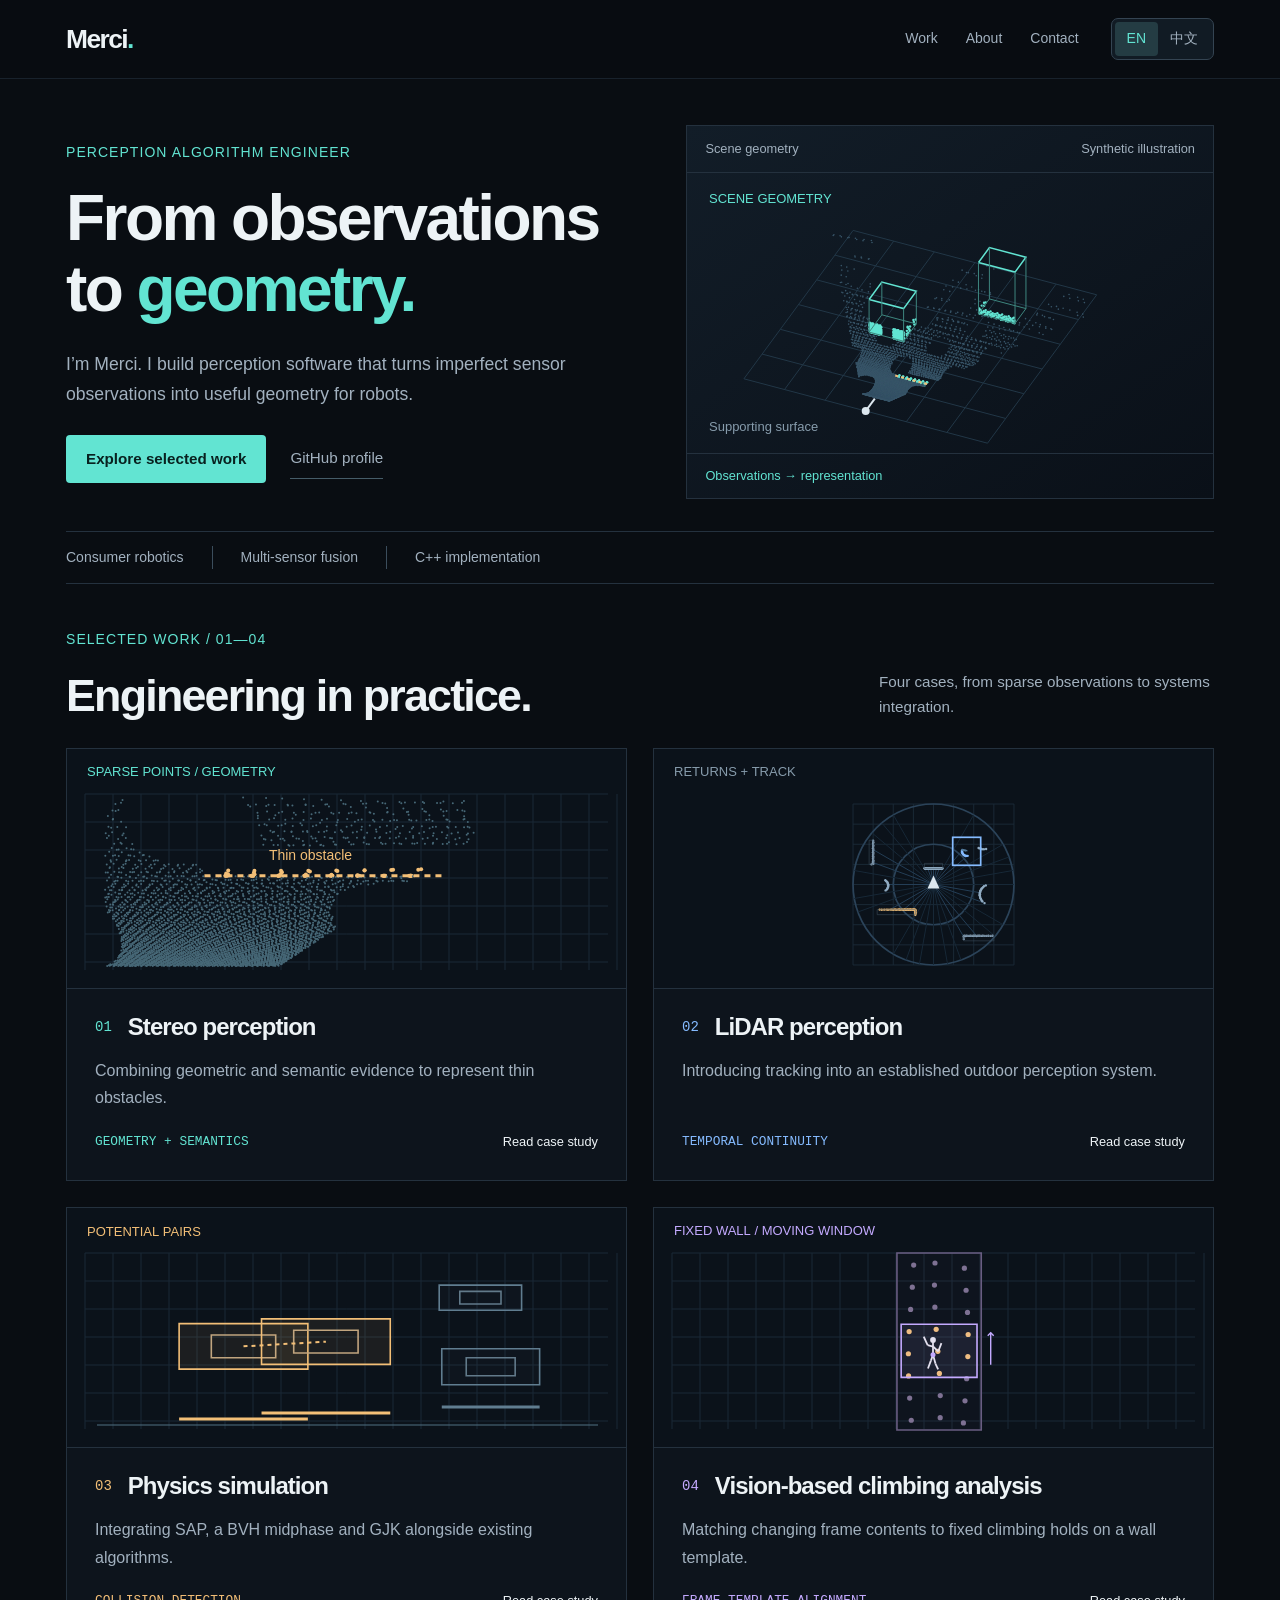
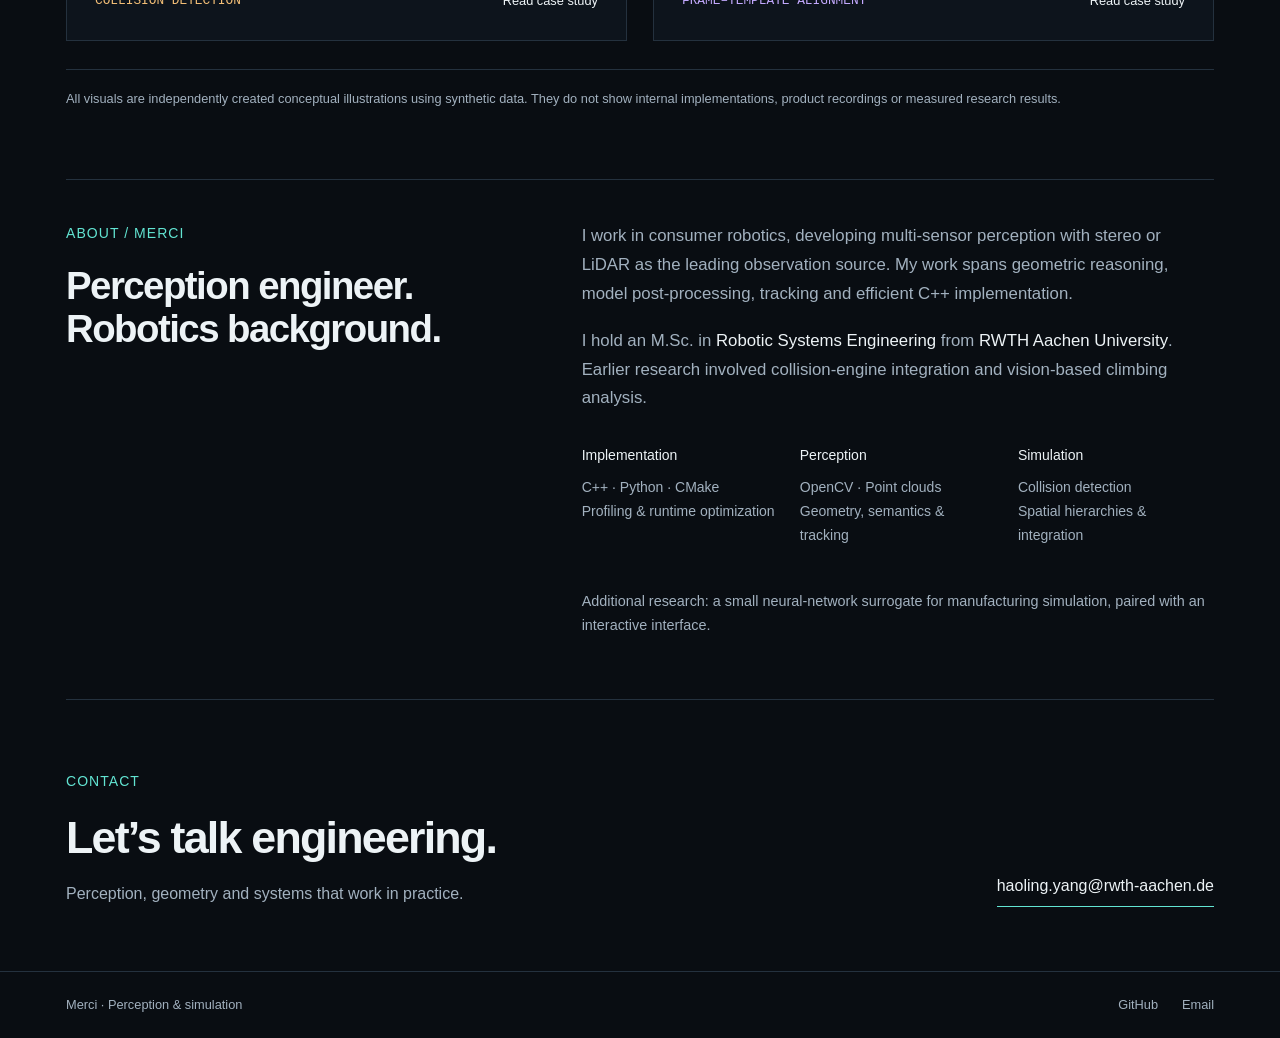
<file: website/index.html>
<!doctype html><html lang="en" data-route="index.html" data-language="en"><head><meta charset="utf-8"><meta name="viewport" content="width=device-width,initial-scale=1"><meta name="color-scheme" content="dark"><title>Merci — Perception Algorithm Engineer</title><meta name="description" content="I work in consumer robotics, developing multi-sensor perception with stereo or LiDAR as the leading observation source. My work spans geometric reasoning, model post-processing, tracking and efficient C++ implementation."><link rel="alternate" hreflang="zh-CN" href="zh/index.html"><link rel="icon" type="image/svg+xml" href="assets/favicon.svg"><link rel="stylesheet" href="assets/style.css"><script src="assets/app.js" defer></script></head><body><a class="skip" href="#main">Skip to content</a><header><div class="wrap"><a class="brand" href="index.html" aria-label="Merci">Merci<span>.</span></a><div class="header-right"><nav aria-label="Main navigation"><a href="index.html#work">Work</a><a href="index.html#about">About</a><a href="index.html#contact">Contact</a></nav><div class="language-switch" role="group" aria-label="Language"><a href="index.html" data-set-language="en" lang="en" hreflang="en" aria-label="English" aria-current="true">EN</a><a href="zh/index.html" data-set-language="zh" lang="zh-CN" hreflang="zh-CN" aria-label="简体中文">中文</a></div></div></div></header><main id="main"><section class="hero" aria-labelledby="hero-title"><div><div class="eyebrow">Perception Algorithm Engineer</div><h1 id="hero-title">From observations<br>to <span>geometry.</span></h1><p class="intro">I’m Merci. I build perception software that turns imperfect sensor observations into useful geometry for robots.</p><div class="hero-actions"><a class="primary-link" href="#work">Explore selected work</a><a class="text-link secondary-link" href="https://github.com/hyandnn">GitHub profile</a></div></div><div class="hero-visual"><div class="visual-top"><span>Scene geometry</span><span>Synthetic illustration</span></div><canvas data-scene="hero" role="img" aria-label="Scene geometry"></canvas><div class="visual-bottom"><span>Observations → representation</span></div></div></section><div class="info-strip"><span>Consumer robotics</span><span>Multi-sensor fusion</span><span>C++ implementation</span></div><section id="work" aria-labelledby="work-title"><div class="section-top"><div><div class="eyebrow">Selected work / 01—04</div><h2 id="work-title">Engineering in practice.</h2></div><p>Four cases, from sparse observations to systems integration.</p></div><div class="work-grid"><a class="project-card " href="projects/stereo.html"><div class="card-view"><canvas data-scene="stereo-cover" data-preview="true" role="img" aria-label="Combining geometric and semantic evidence to represent thin obstacles."></canvas></div><div class="card-copy"><div class="card-heading"><span class="index">01</span><h3>Stereo perception</h3></div><p>Combining geometric and semantic evidence to represent thin obstacles.</p><div class="card-foot"><span class="mono">GEOMETRY + SEMANTICS</span><span>Read case study</span></div></div></a><a class="project-card blue" href="projects/lidar.html"><div class="card-view"><canvas data-scene="lidar-cover" data-preview="true" role="img" aria-label="Introducing tracking into an established outdoor perception system."></canvas></div><div class="card-copy"><div class="card-heading"><span class="index">02</span><h3>LiDAR perception</h3></div><p>Introducing tracking into an established outdoor perception system.</p><div class="card-foot"><span class="mono">TEMPORAL CONTINUITY</span><span>Read case study</span></div></div></a><a class="project-card gold" href="projects/collision.html"><div class="card-view"><canvas data-scene="collision-cover" data-preview="true" role="img" aria-label="Integrating SAP, a BVH midphase and GJK alongside existing algorithms."></canvas></div><div class="card-copy"><div class="card-heading"><span class="index">03</span><h3>Physics simulation</h3></div><p>Integrating SAP, a BVH midphase and GJK alongside existing algorithms.</p><div class="card-foot"><span class="mono">COLLISION DETECTION</span><span>Read case study</span></div></div></a><a class="project-card purple" href="projects/motion.html"><div class="card-view"><canvas data-scene="motion-cover" data-preview="true" role="img" aria-label="Matching changing frame contents to fixed climbing holds on a wall template."></canvas></div><div class="card-copy"><div class="card-heading"><span class="index">04</span><h3>Vision-based climbing analysis</h3></div><p>Matching changing frame contents to fixed climbing holds on a wall template.</p><div class="card-foot"><span class="mono">FRAME–TEMPLATE ALIGNMENT</span><span>Read case study</span></div></div></a></div><p class="notice">All visuals are independently created conceptual illustrations using synthetic data. They do not show internal implementations, product recordings or measured research results.</p></section><section class="about" id="about" aria-labelledby="about-title"><div><div class="eyebrow">About / Merci</div><h2 id="about-title">Perception engineer.<br>Robotics background.</h2></div><div class="about-text"><p>I work in consumer robotics, developing multi-sensor perception with stereo or LiDAR as the leading observation source. My work spans geometric reasoning, model post-processing, tracking and efficient C++ implementation.</p><p>I hold an M.Sc. in <b>Robotic Systems Engineering</b> from <b>RWTH Aachen University</b>. Earlier research involved collision-engine integration and vision-based climbing analysis.</p><div class="toolkit"><div><b>Implementation</b><p>C++ · Python · CMake<br>Profiling & runtime optimization</p></div><div><b>Perception</b><p>OpenCV · Point clouds<br>Geometry, semantics & tracking</p></div><div><b>Simulation</b><p>Collision detection<br>Spatial hierarchies & integration</p></div></div><p class="additional">Additional research: a small neural-network surrogate for manufacturing simulation, paired with an interactive interface.</p></div></section><section class="contact" id="contact" aria-labelledby="contact-title"><div><div class="eyebrow">Contact</div><h2 id="contact-title">Let’s talk engineering.</h2><p>Perception, geometry and systems that work in practice.</p></div><a class="text-link" href="mailto:haoling.yang@rwth-aachen.de">haoling.yang@rwth-aachen.de</a></section></main><footer><div class="wrap"><span>Merci · Perception & simulation</span><div class="footer-links"><a href="https://github.com/hyandnn">GitHub</a><a href="mailto:haoling.yang@rwth-aachen.de">Email</a></div></div></footer></body></html>
</file>
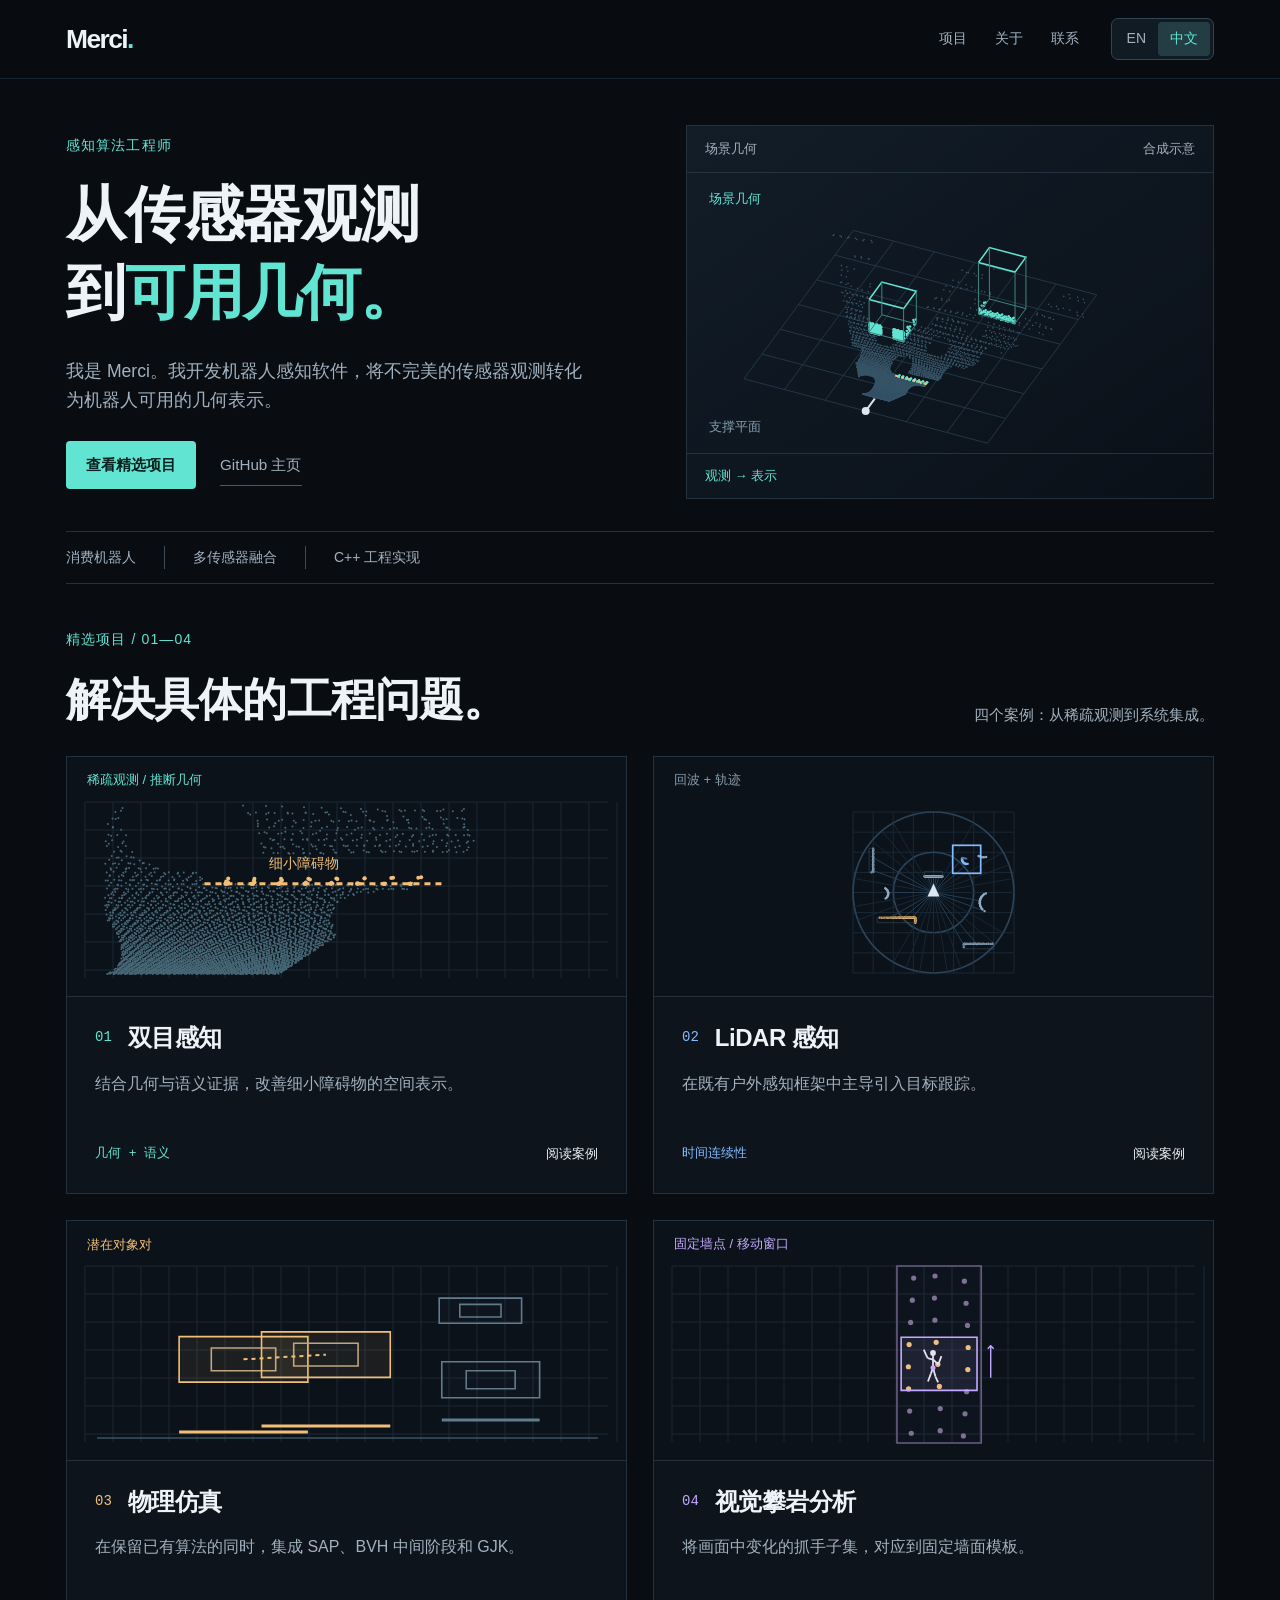
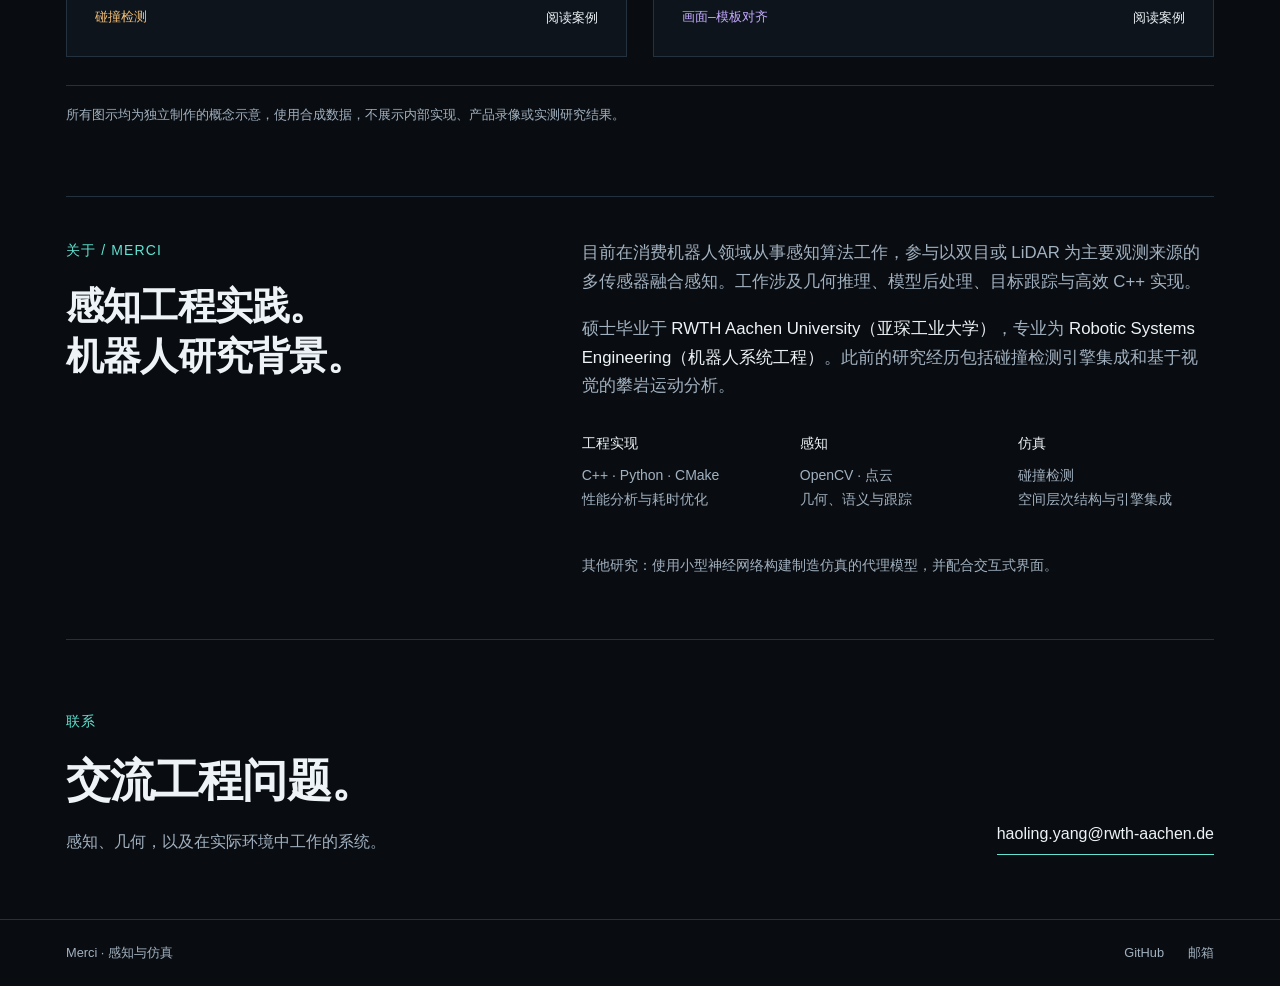
<file: website/zh/index.html>
<!doctype html><html lang="zh-CN" data-route="zh/index.html" data-language="zh"><head><meta charset="utf-8"><meta name="viewport" content="width=device-width,initial-scale=1"><meta name="color-scheme" content="dark"><title>Merci — 感知算法工程师</title><meta name="description" content="目前在消费机器人领域从事感知算法工作，参与以双目或 LiDAR 为主要观测来源的多传感器融合感知。工作涉及几何推理、模型后处理、目标跟踪与高效 C++ 实现。"><link rel="alternate" hreflang="en" href="../index.html"><link rel="icon" type="image/svg+xml" href="../assets/favicon.svg"><link rel="stylesheet" href="../assets/style.css"><script src="../assets/app.js" defer></script></head><body><a class="skip" href="#main">跳到正文</a><header><div class="wrap"><a class="brand" href="index.html" aria-label="Merci">Merci<span>.</span></a><div class="header-right"><nav aria-label="主导航"><a href="index.html#work">项目</a><a href="index.html#about">关于</a><a href="index.html#contact">联系</a></nav><div class="language-switch" role="group" aria-label="语言"><a href="../index.html" data-set-language="en" lang="en" hreflang="en" aria-label="English">EN</a><a href="index.html" data-set-language="zh" lang="zh-CN" hreflang="zh-CN" aria-label="简体中文" aria-current="true">中文</a></div></div></div></header><main id="main"><section class="hero" aria-labelledby="hero-title"><div><div class="eyebrow">感知算法工程师</div><h1 id="hero-title">从传感器观测<br>到<span>可用几何。</span></h1><p class="intro">我是 Merci。我开发机器人感知软件，将不完美的传感器观测转化为机器人可用的几何表示。</p><div class="hero-actions"><a class="primary-link" href="#work">查看精选项目</a><a class="text-link secondary-link" href="https://github.com/hyandnn">GitHub 主页</a></div></div><div class="hero-visual"><div class="visual-top"><span>场景几何</span><span>合成示意</span></div><canvas data-scene="hero" role="img" aria-label="场景几何"></canvas><div class="visual-bottom"><span>观测 → 表示</span></div></div></section><div class="info-strip"><span>消费机器人</span><span>多传感器融合</span><span>C++ 工程实现</span></div><section id="work" aria-labelledby="work-title"><div class="section-top"><div><div class="eyebrow">精选项目 / 01—04</div><h2 id="work-title">解决具体的工程问题。</h2></div><p>四个案例：从稀疏观测到系统集成。</p></div><div class="work-grid"><a class="project-card " href="projects/stereo.html"><div class="card-view"><canvas data-scene="stereo-cover" data-preview="true" role="img" aria-label="结合几何与语义证据，改善细小障碍物的空间表示。"></canvas></div><div class="card-copy"><div class="card-heading"><span class="index">01</span><h3>双目感知</h3></div><p>结合几何与语义证据，改善细小障碍物的空间表示。</p><div class="card-foot"><span class="mono">几何 + 语义</span><span>阅读案例</span></div></div></a><a class="project-card blue" href="projects/lidar.html"><div class="card-view"><canvas data-scene="lidar-cover" data-preview="true" role="img" aria-label="在既有户外感知框架中主导引入目标跟踪。"></canvas></div><div class="card-copy"><div class="card-heading"><span class="index">02</span><h3>LiDAR 感知</h3></div><p>在既有户外感知框架中主导引入目标跟踪。</p><div class="card-foot"><span class="mono">时间连续性</span><span>阅读案例</span></div></div></a><a class="project-card gold" href="projects/collision.html"><div class="card-view"><canvas data-scene="collision-cover" data-preview="true" role="img" aria-label="在保留已有算法的同时，集成 SAP、BVH 中间阶段和 GJK。"></canvas></div><div class="card-copy"><div class="card-heading"><span class="index">03</span><h3>物理仿真</h3></div><p>在保留已有算法的同时，集成 SAP、BVH 中间阶段和 GJK。</p><div class="card-foot"><span class="mono">碰撞检测</span><span>阅读案例</span></div></div></a><a class="project-card purple" href="projects/motion.html"><div class="card-view"><canvas data-scene="motion-cover" data-preview="true" role="img" aria-label="将画面中变化的抓手子集，对应到固定墙面模板。"></canvas></div><div class="card-copy"><div class="card-heading"><span class="index">04</span><h3>视觉攀岩分析</h3></div><p>将画面中变化的抓手子集，对应到固定墙面模板。</p><div class="card-foot"><span class="mono">画面—模板对齐</span><span>阅读案例</span></div></div></a></div><p class="notice">所有图示均为独立制作的概念示意，使用合成数据，不展示内部实现、产品录像或实测研究结果。</p></section><section class="about" id="about" aria-labelledby="about-title"><div><div class="eyebrow">关于 / Merci</div><h2 id="about-title">感知工程实践。<br>机器人研究背景。</h2></div><div class="about-text"><p>目前在消费机器人领域从事感知算法工作，参与以双目或 LiDAR 为主要观测来源的多传感器融合感知。工作涉及几何推理、模型后处理、目标跟踪与高效 C++ 实现。</p><p>硕士毕业于 <b>RWTH Aachen University（亚琛工业大学）</b>，专业为 <b>Robotic Systems Engineering（机器人系统工程）</b>。此前的研究经历包括碰撞检测引擎集成和基于视觉的攀岩运动分析。</p><div class="toolkit"><div><b>工程实现</b><p>C++ · Python · CMake<br>性能分析与耗时优化</p></div><div><b>感知</b><p>OpenCV · 点云<br>几何、语义与跟踪</p></div><div><b>仿真</b><p>碰撞检测<br>空间层次结构与引擎集成</p></div></div><p class="additional">其他研究：使用小型神经网络构建制造仿真的代理模型，并配合交互式界面。</p></div></section><section class="contact" id="contact" aria-labelledby="contact-title"><div><div class="eyebrow">联系</div><h2 id="contact-title">交流工程问题。</h2><p>感知、几何，以及在实际环境中工作的系统。</p></div><a class="text-link" href="mailto:haoling.yang@rwth-aachen.de">haoling.yang@rwth-aachen.de</a></section></main><footer><div class="wrap"><span>Merci · 感知与仿真</span><div class="footer-links"><a href="https://github.com/hyandnn">GitHub</a><a href="mailto:haoling.yang@rwth-aachen.de">邮箱</a></div></div></footer></body></html>
</file>
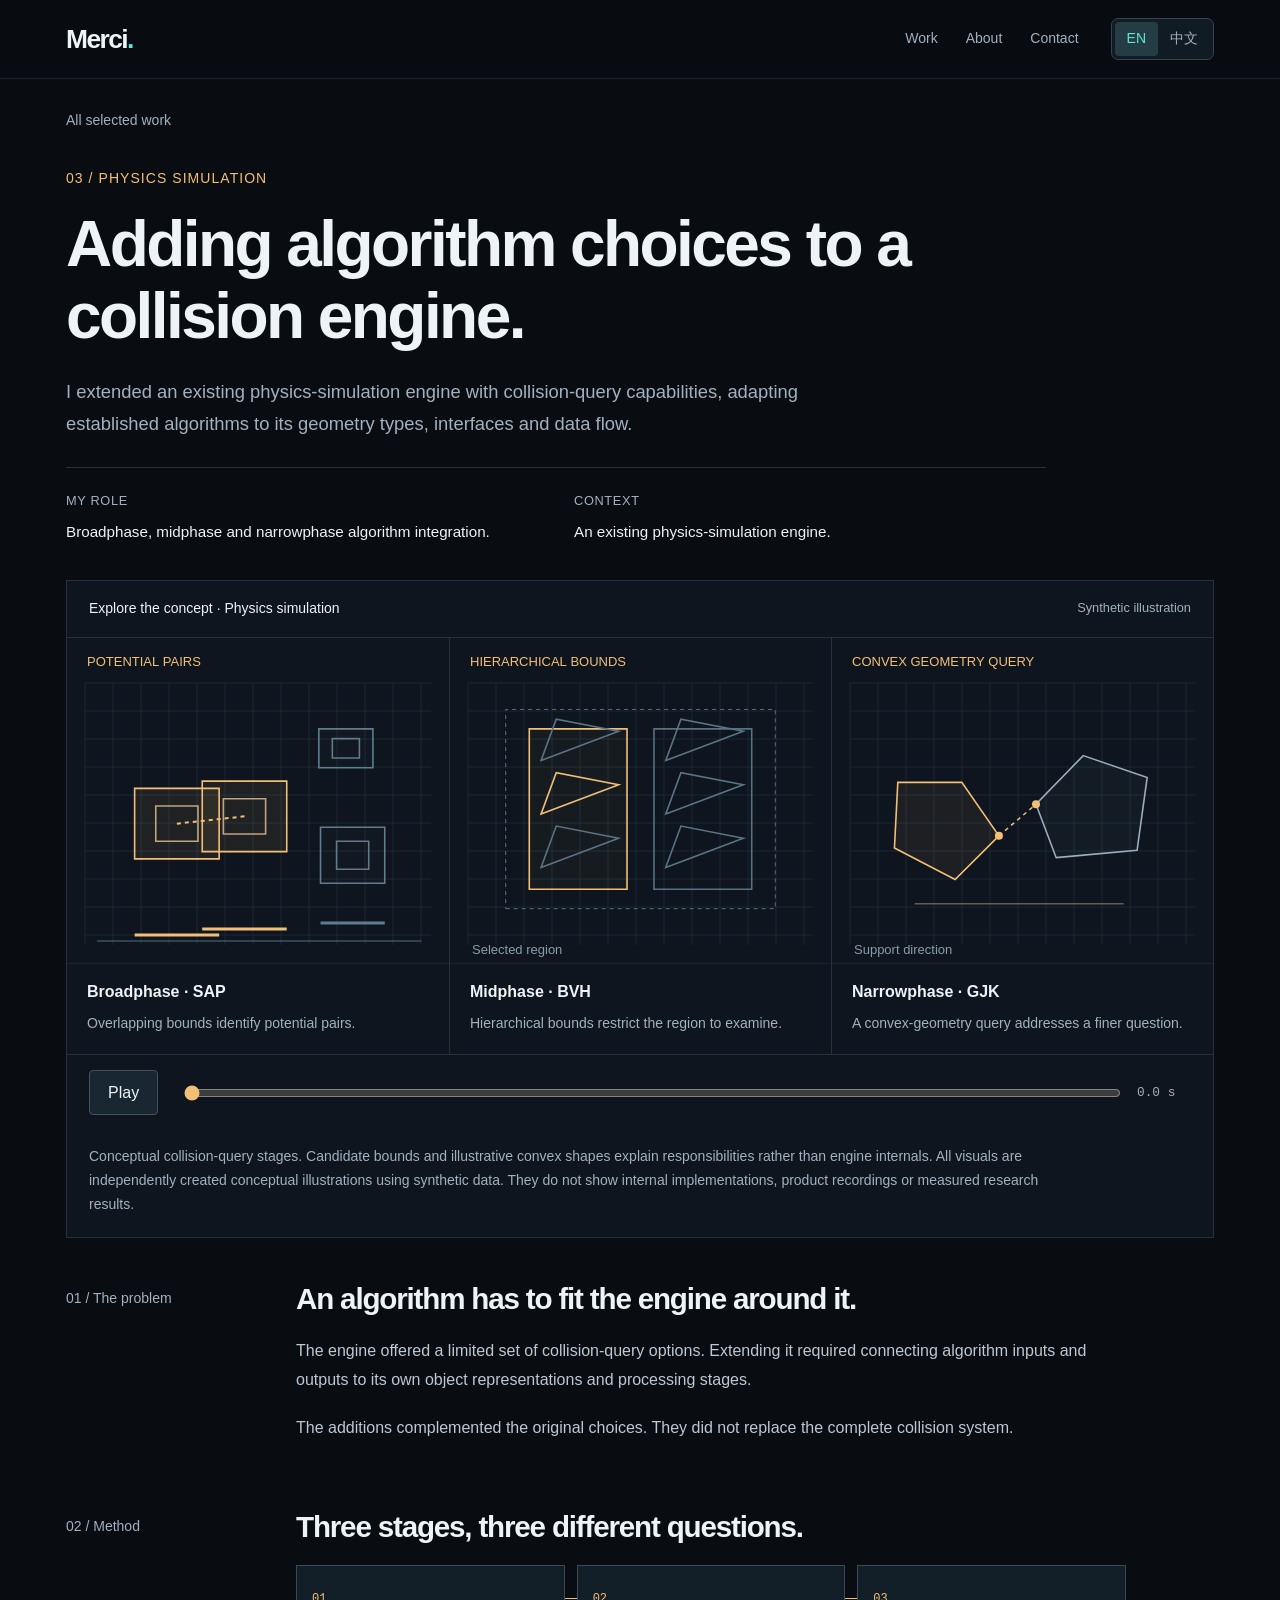
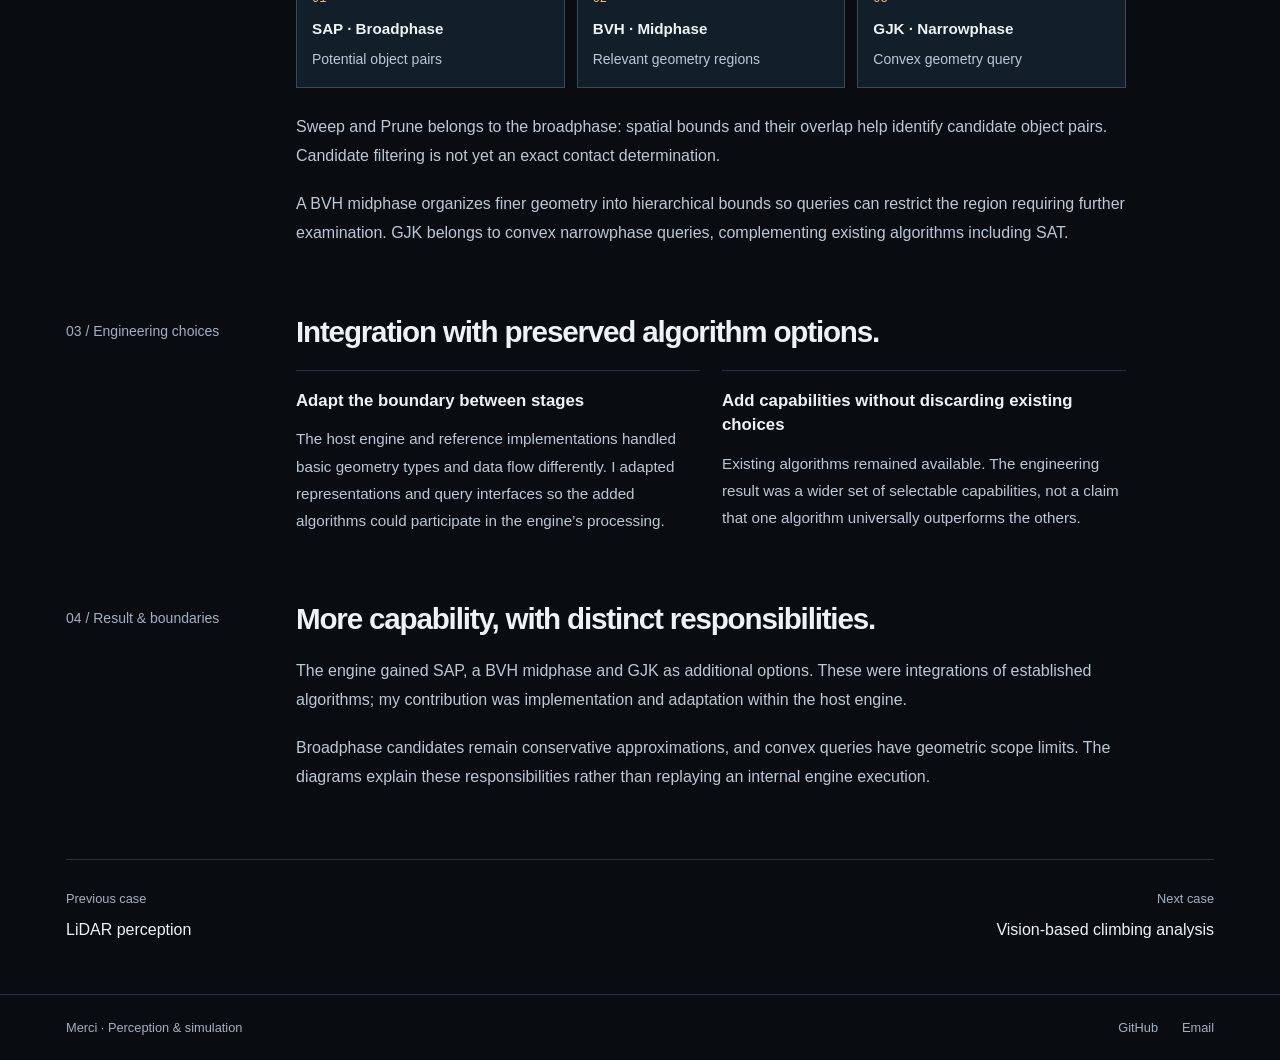
<file: website/projects/collision.html>
<!doctype html><html lang="en" data-route="projects/collision.html" data-language="en"><head><meta charset="utf-8"><meta name="viewport" content="width=device-width,initial-scale=1"><meta name="color-scheme" content="dark"><title>Physics simulation — Merci</title><meta name="description" content="Integrating SAP, a BVH midphase and GJK alongside existing algorithms."><link rel="alternate" hreflang="zh-CN" href="../zh/projects/collision.html"><link rel="icon" type="image/svg+xml" href="../assets/favicon.svg"><link rel="stylesheet" href="../assets/style.css"><script src="../assets/app.js" defer></script></head><body><a class="skip" href="#main">Skip to content</a><header><div class="wrap"><a class="brand" href="../index.html" aria-label="Merci">Merci<span>.</span></a><div class="header-right"><nav aria-label="Main navigation"><a href="../index.html#work">Work</a><a href="../index.html#about">About</a><a href="../index.html#contact">Contact</a></nav><div class="language-switch" role="group" aria-label="Language"><a href="collision.html" data-set-language="en" lang="en" hreflang="en" aria-label="English" aria-current="true">EN</a><a href="../zh/projects/collision.html" data-set-language="zh" lang="zh-CN" hreflang="zh-CN" aria-label="简体中文">中文</a></div></div></div></header><main id="main" class="gold"><a class="back" href="../index.html#work">All selected work</a><section class="case-head"><div class="eyebrow">03 / Physics simulation</div><h1>Adding algorithm choices to a collision engine.</h1><p class="lead">I extended an existing physics-simulation engine with collision-query capabilities, adapting established algorithms to its geometry types, interfaces and data flow.</p><div class="case-meta"><div><span class="label">MY ROLE</span><p>Broadphase, midphase and narrowphase algorithm integration.</p></div><div><span class="label">CONTEXT</span><p>An existing physics-simulation engine.</p></div></div></section><div class="demo" data-demo="collision"><div class="demo-head"><span>Explore the concept · Physics simulation</span><span>Synthetic illustration</span></div><div class="phase-grid"><figure class="phase"><canvas data-scene="collision" data-panel="0" role="img" aria-label="Overlapping bounds identify potential pairs."></canvas><figcaption><h3>Broadphase · SAP</h3><p>Overlapping bounds identify potential pairs.</p></figcaption></figure><figure class="phase"><canvas data-scene="collision" data-panel="1" role="img" aria-label="Hierarchical bounds restrict the region to examine."></canvas><figcaption><h3>Midphase · BVH</h3><p>Hierarchical bounds restrict the region to examine.</p></figcaption></figure><figure class="phase"><canvas data-scene="collision" data-panel="2" role="img" aria-label="A convex-geometry query addresses a finer question."></canvas><figcaption><h3>Narrowphase · GJK</h3><p>A convex-geometry query addresses a finer question.</p></figcaption></figure></div><div class="demo-controls"><button type="button" data-play>Play</button><label class="timeline"><input type="range" min="0" max="1000" value="0" data-time aria-label="Demonstration time"><output data-time-label>0.0 s</output></label></div><p class="demo-caption">Conceptual collision-query stages. Candidate bounds and illustrative convex shapes explain responsibilities rather than engine internals. All visuals are independently created conceptual illustrations using synthetic data. They do not show internal implementations, product recordings or measured research results.</p></div><section class="story"><div class="story-index">01 / The problem</div><div class="story-body"><h2>An algorithm has to fit the engine around it.</h2><p>The engine offered a limited set of collision-query options. Extending it required connecting algorithm inputs and outputs to its own object representations and processing stages.</p><p>The additions complemented the original choices. They did not replace the complete collision system.</p></div></section><section class="story"><div class="story-index">02 / Method</div><div class="story-body"><h2>Three stages, three different questions.</h2><ol class="method-flow" aria-label="Conceptual method"><li><span class="flow-index">01</span><h3>SAP · Broadphase</h3><p>Potential object pairs</p></li><li><span class="flow-index">02</span><h3>BVH · Midphase</h3><p>Relevant geometry regions</p></li><li><span class="flow-index">03</span><h3>GJK · Narrowphase</h3><p>Convex geometry query</p></li></ol><p>Sweep and Prune belongs to the broadphase: spatial bounds and their overlap help identify candidate object pairs. Candidate filtering is not yet an exact contact determination.</p><p>A BVH midphase organizes finer geometry into hierarchical bounds so queries can restrict the region requiring further examination. GJK belongs to convex narrowphase queries, complementing existing algorithms including SAT.</p></div></section><section class="story"><div class="story-index">03 / Engineering choices</div><div class="story-body"><h2>Integration with preserved algorithm options.</h2><div class="decision-grid"><div class="decision"><h3>Adapt the boundary between stages</h3><p>The host engine and reference implementations handled basic geometry types and data flow differently. I adapted representations and query interfaces so the added algorithms could participate in the engine’s processing.</p></div><div class="decision"><h3>Add capabilities without discarding existing choices</h3><p>Existing algorithms remained available. The engineering result was a wider set of selectable capabilities, not a claim that one algorithm universally outperforms the others.</p></div></div></div></section><section class="story"><div class="story-index">04 / Result & boundaries</div><div class="story-body"><h2>More capability, with distinct responsibilities.</h2><p>The engine gained SAP, a BVH midphase and GJK as additional options. These were integrations of established algorithms; my contribution was implementation and adaptation within the host engine.</p><p>Broadphase candidates remain conservative approximations, and convex queries have geometric scope limits. The diagrams explain these responsibilities rather than replaying an internal engine execution.</p></div></section><div class="case-nav"><div><small>Previous case</small><a href="lidar.html">LiDAR perception</a></div><div><small>Next case</small><a href="motion.html">Vision-based climbing analysis</a></div></div></main><footer><div class="wrap"><span>Merci · Perception & simulation</span><div class="footer-links"><a href="https://github.com/hyandnn">GitHub</a><a href="mailto:haoling.yang@rwth-aachen.de">Email</a></div></div></footer></body></html>
</file>
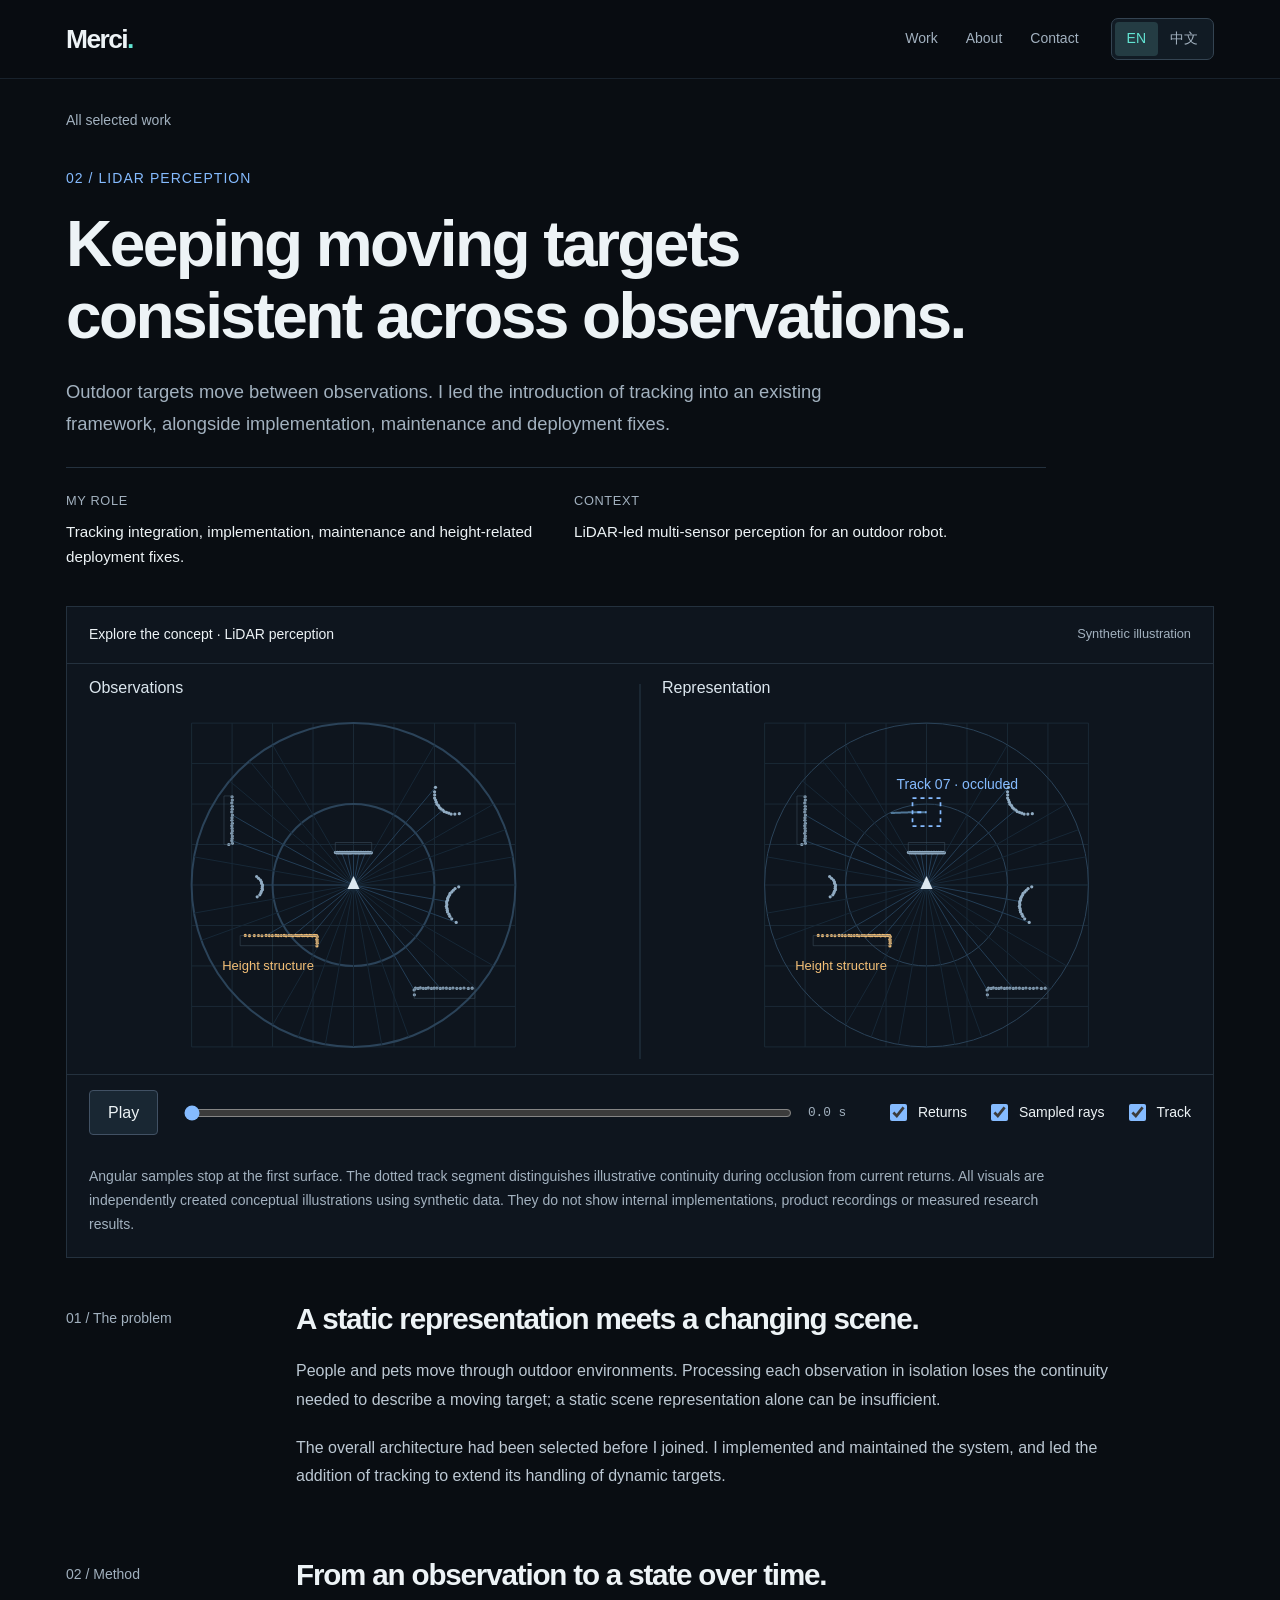
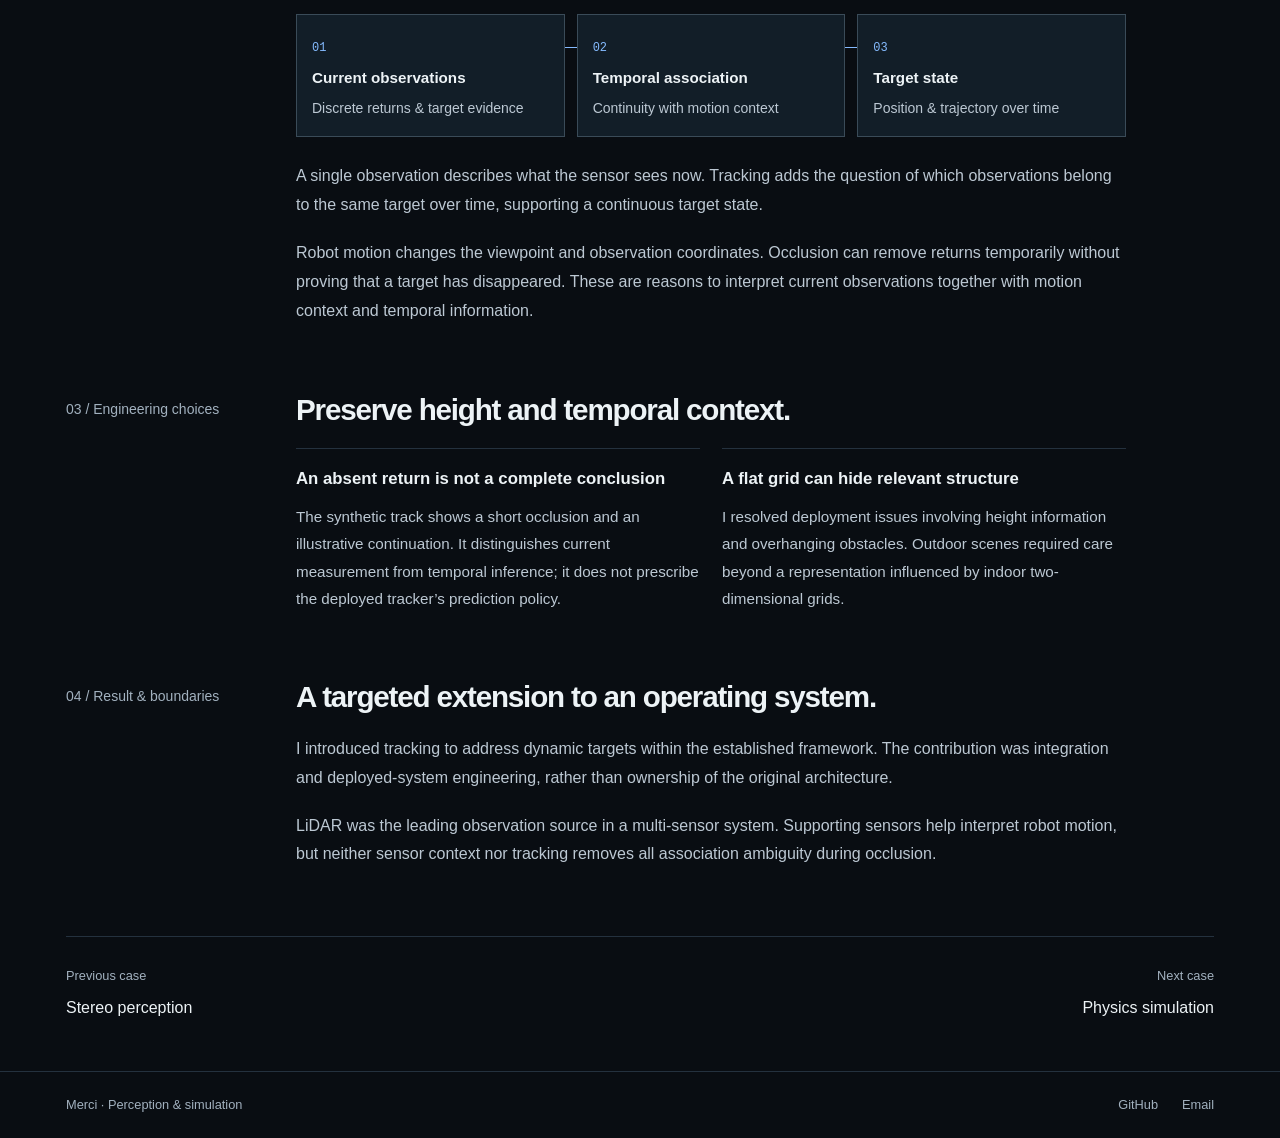
<file: website/projects/lidar.html>
<!doctype html><html lang="en" data-route="projects/lidar.html" data-language="en"><head><meta charset="utf-8"><meta name="viewport" content="width=device-width,initial-scale=1"><meta name="color-scheme" content="dark"><title>LiDAR perception — Merci</title><meta name="description" content="Introducing tracking into an established outdoor perception system."><link rel="alternate" hreflang="zh-CN" href="../zh/projects/lidar.html"><link rel="icon" type="image/svg+xml" href="../assets/favicon.svg"><link rel="stylesheet" href="../assets/style.css"><script src="../assets/app.js" defer></script></head><body><a class="skip" href="#main">Skip to content</a><header><div class="wrap"><a class="brand" href="../index.html" aria-label="Merci">Merci<span>.</span></a><div class="header-right"><nav aria-label="Main navigation"><a href="../index.html#work">Work</a><a href="../index.html#about">About</a><a href="../index.html#contact">Contact</a></nav><div class="language-switch" role="group" aria-label="Language"><a href="lidar.html" data-set-language="en" lang="en" hreflang="en" aria-label="English" aria-current="true">EN</a><a href="../zh/projects/lidar.html" data-set-language="zh" lang="zh-CN" hreflang="zh-CN" aria-label="简体中文">中文</a></div></div></div></header><main id="main" class="blue"><a class="back" href="../index.html#work">All selected work</a><section class="case-head"><div class="eyebrow">02 / LiDAR perception</div><h1>Keeping moving targets consistent across observations.</h1><p class="lead">Outdoor targets move between observations. I led the introduction of tracking into an existing framework, alongside implementation, maintenance and deployment fixes.</p><div class="case-meta"><div><span class="label">MY ROLE</span><p>Tracking integration, implementation, maintenance and height-related deployment fixes.</p></div><div><span class="label">CONTEXT</span><p>LiDAR-led multi-sensor perception for an outdoor robot.</p></div></div></section><div class="demo" data-demo="lidar"><div class="demo-head"><span>Explore the concept · LiDAR perception</span><span>Synthetic illustration</span></div><canvas data-scene="lidar" role="img" aria-label="Angular samples stop at the first surface. The dotted track segment distinguishes illustrative continuity during occlusion from current returns."></canvas><div class="demo-controls"><button type="button" data-play>Play</button><label class="timeline"><input type="range" min="0" max="1000" value="0" data-time aria-label="Demonstration time"><output data-time-label>0.0 s</output></label><div class="layers" aria-label="Visualization layers"><label><input type="checkbox" data-layer="points" checked>Returns</label><label><input type="checkbox" data-layer="rays" checked>Sampled rays</label><label><input type="checkbox" data-layer="tracks" checked>Track</label></div></div><p class="demo-caption">Angular samples stop at the first surface. The dotted track segment distinguishes illustrative continuity during occlusion from current returns. All visuals are independently created conceptual illustrations using synthetic data. They do not show internal implementations, product recordings or measured research results.</p></div><section class="story"><div class="story-index">01 / The problem</div><div class="story-body"><h2>A static representation meets a changing scene.</h2><p>People and pets move through outdoor environments. Processing each observation in isolation loses the continuity needed to describe a moving target; a static scene representation alone can be insufficient.</p><p>The overall architecture had been selected before I joined. I implemented and maintained the system, and led the addition of tracking to extend its handling of dynamic targets.</p></div></section><section class="story"><div class="story-index">02 / Method</div><div class="story-body"><h2>From an observation to a state over time.</h2><ol class="method-flow" aria-label="Conceptual method"><li><span class="flow-index">01</span><h3>Current observations</h3><p>Discrete returns & target evidence</p></li><li><span class="flow-index">02</span><h3>Temporal association</h3><p>Continuity with motion context</p></li><li><span class="flow-index">03</span><h3>Target state</h3><p>Position & trajectory over time</p></li></ol><p>A single observation describes what the sensor sees now. Tracking adds the question of which observations belong to the same target over time, supporting a continuous target state.</p><p>Robot motion changes the viewpoint and observation coordinates. Occlusion can remove returns temporarily without proving that a target has disappeared. These are reasons to interpret current observations together with motion context and temporal information.</p></div></section><section class="story"><div class="story-index">03 / Engineering choices</div><div class="story-body"><h2>Preserve height and temporal context.</h2><div class="decision-grid"><div class="decision"><h3>An absent return is not a complete conclusion</h3><p>The synthetic track shows a short occlusion and an illustrative continuation. It distinguishes current measurement from temporal inference; it does not prescribe the deployed tracker’s prediction policy.</p></div><div class="decision"><h3>A flat grid can hide relevant structure</h3><p>I resolved deployment issues involving height information and overhanging obstacles. Outdoor scenes required care beyond a representation influenced by indoor two-dimensional grids.</p></div></div></div></section><section class="story"><div class="story-index">04 / Result & boundaries</div><div class="story-body"><h2>A targeted extension to an operating system.</h2><p>I introduced tracking to address dynamic targets within the established framework. The contribution was integration and deployed-system engineering, rather than ownership of the original architecture.</p><p>LiDAR was the leading observation source in a multi-sensor system. Supporting sensors help interpret robot motion, but neither sensor context nor tracking removes all association ambiguity during occlusion.</p></div></section><div class="case-nav"><div><small>Previous case</small><a href="stereo.html">Stereo perception</a></div><div><small>Next case</small><a href="collision.html">Physics simulation</a></div></div></main><footer><div class="wrap"><span>Merci · Perception & simulation</span><div class="footer-links"><a href="https://github.com/hyandnn">GitHub</a><a href="mailto:haoling.yang@rwth-aachen.de">Email</a></div></div></footer></body></html>
</file>
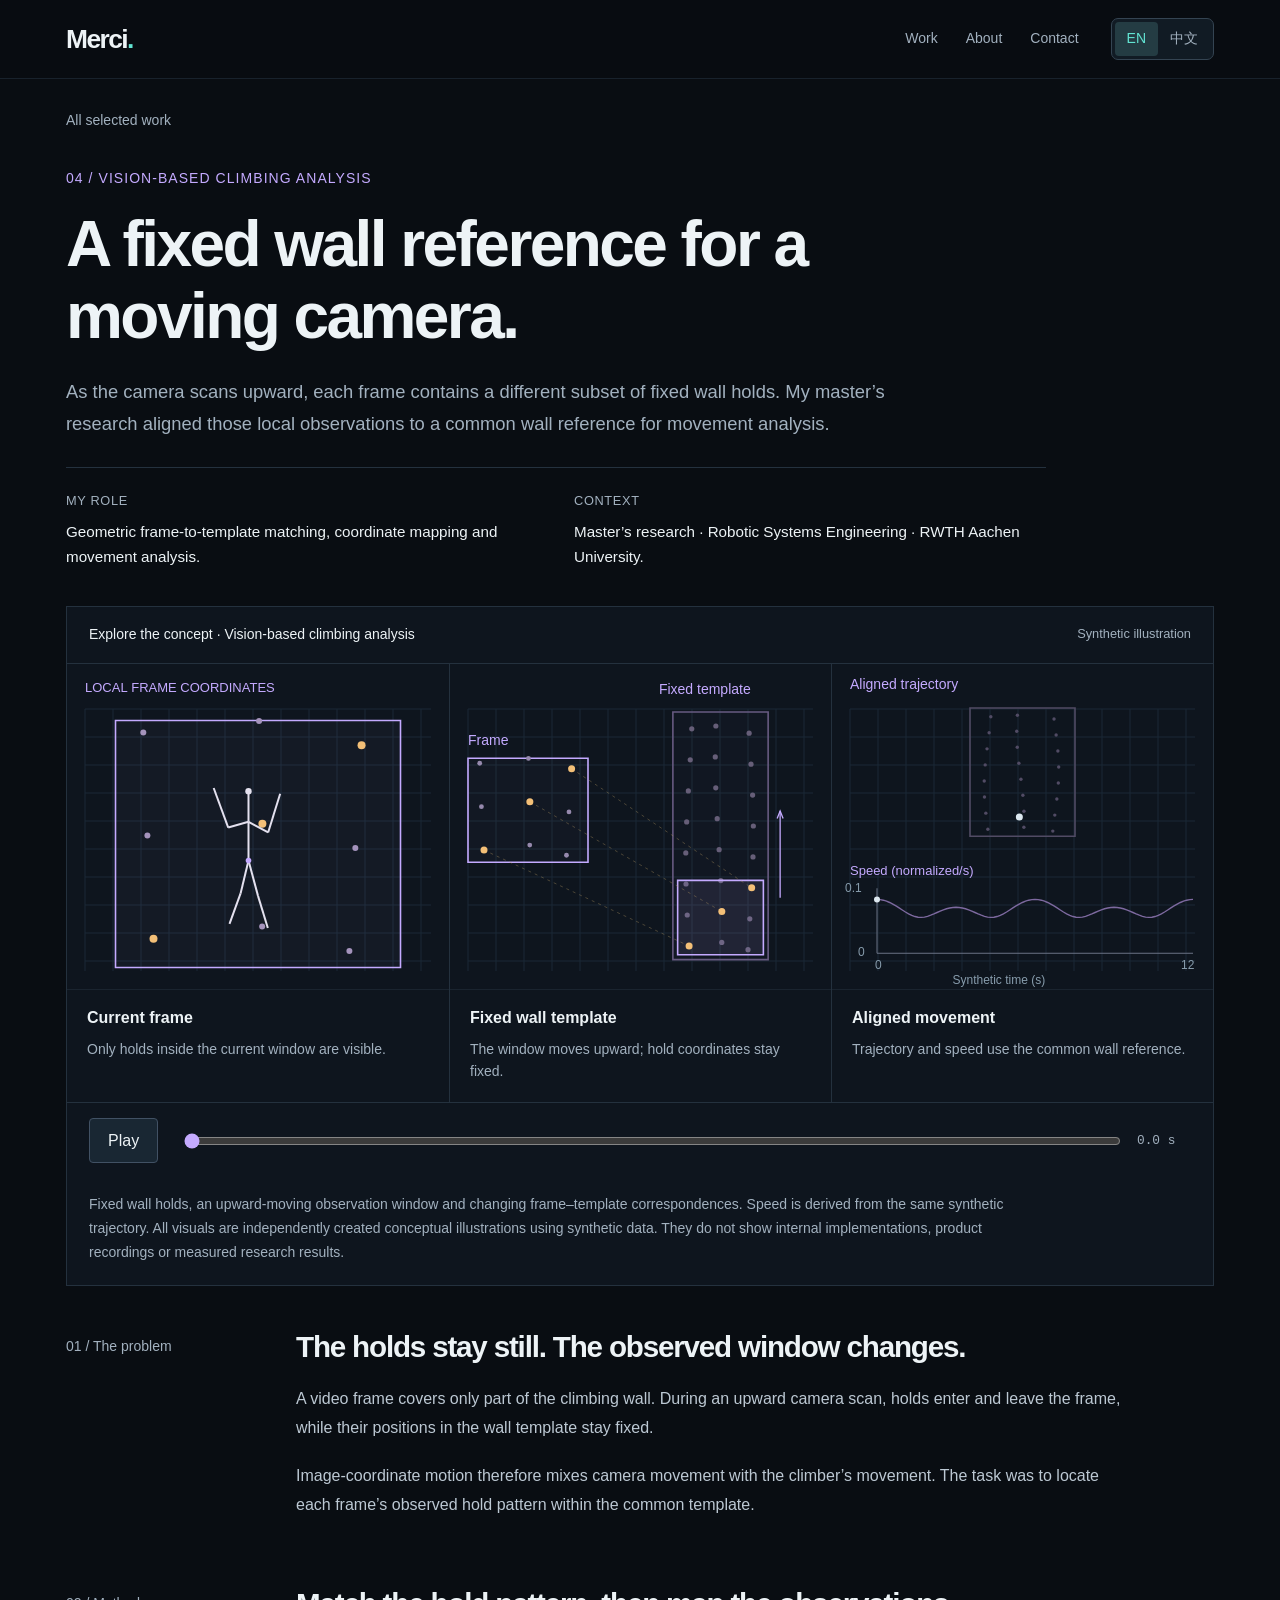
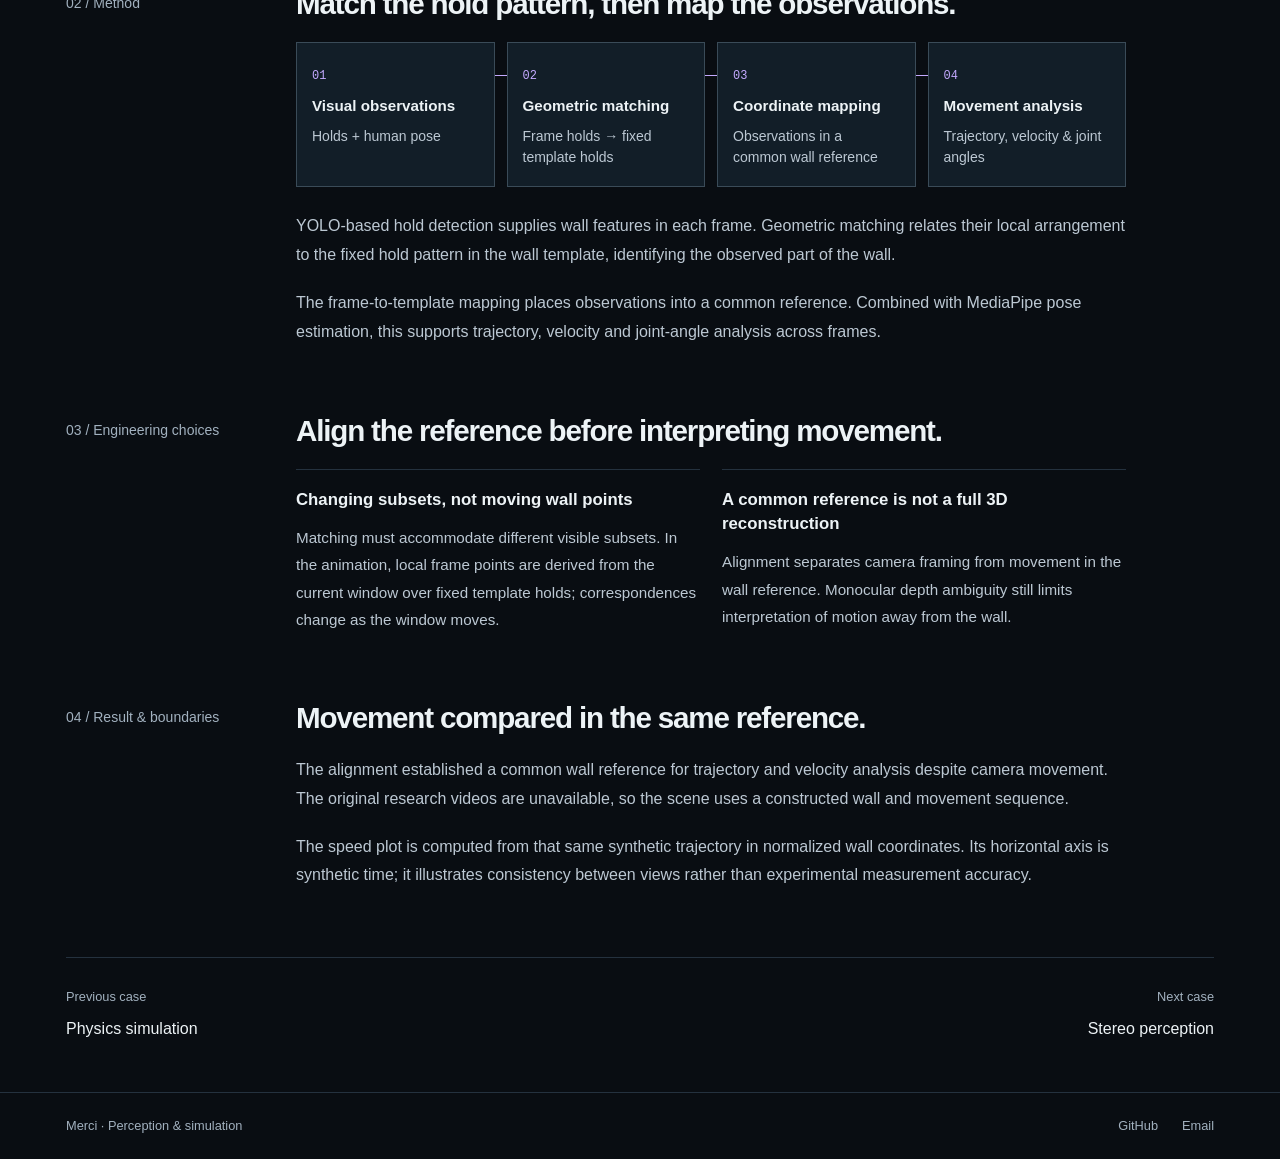
<file: website/projects/motion.html>
<!doctype html><html lang="en" data-route="projects/motion.html" data-language="en"><head><meta charset="utf-8"><meta name="viewport" content="width=device-width,initial-scale=1"><meta name="color-scheme" content="dark"><title>Vision-based climbing analysis — Merci</title><meta name="description" content="Matching changing frame contents to fixed climbing holds on a wall template."><link rel="alternate" hreflang="zh-CN" href="../zh/projects/motion.html"><link rel="icon" type="image/svg+xml" href="../assets/favicon.svg"><link rel="stylesheet" href="../assets/style.css"><script src="../assets/app.js" defer></script></head><body><a class="skip" href="#main">Skip to content</a><header><div class="wrap"><a class="brand" href="../index.html" aria-label="Merci">Merci<span>.</span></a><div class="header-right"><nav aria-label="Main navigation"><a href="../index.html#work">Work</a><a href="../index.html#about">About</a><a href="../index.html#contact">Contact</a></nav><div class="language-switch" role="group" aria-label="Language"><a href="motion.html" data-set-language="en" lang="en" hreflang="en" aria-label="English" aria-current="true">EN</a><a href="../zh/projects/motion.html" data-set-language="zh" lang="zh-CN" hreflang="zh-CN" aria-label="简体中文">中文</a></div></div></div></header><main id="main" class="purple"><a class="back" href="../index.html#work">All selected work</a><section class="case-head"><div class="eyebrow">04 / Vision-based climbing analysis</div><h1>A fixed wall reference for a moving camera.</h1><p class="lead">As the camera scans upward, each frame contains a different subset of fixed wall holds. My master’s research aligned those local observations to a common wall reference for movement analysis.</p><div class="case-meta"><div><span class="label">MY ROLE</span><p>Geometric frame-to-template matching, coordinate mapping and movement analysis.</p></div><div><span class="label">CONTEXT</span><p>Master’s research · Robotic Systems Engineering · RWTH Aachen University.</p></div></div></section><div class="demo" data-demo="motion"><div class="demo-head"><span>Explore the concept · Vision-based climbing analysis</span><span>Synthetic illustration</span></div><div class="phase-grid"><figure class="phase"><canvas data-scene="motion" data-panel="0" role="img" aria-label="Only holds inside the current window are visible."></canvas><figcaption><h3>Current frame</h3><p>Only holds inside the current window are visible.</p></figcaption></figure><figure class="phase"><canvas data-scene="motion" data-panel="1" role="img" aria-label="The window moves upward; hold coordinates stay fixed."></canvas><figcaption><h3>Fixed wall template</h3><p>The window moves upward; hold coordinates stay fixed.</p></figcaption></figure><figure class="phase"><canvas data-scene="motion" data-panel="2" role="img" aria-label="Trajectory and speed use the common wall reference."></canvas><figcaption><h3>Aligned movement</h3><p>Trajectory and speed use the common wall reference.</p></figcaption></figure></div><div class="demo-controls"><button type="button" data-play>Play</button><label class="timeline"><input type="range" min="0" max="1000" value="0" data-time aria-label="Demonstration time"><output data-time-label>0.0 s</output></label></div><p class="demo-caption">Fixed wall holds, an upward-moving observation window and changing frame–template correspondences. Speed is derived from the same synthetic trajectory. All visuals are independently created conceptual illustrations using synthetic data. They do not show internal implementations, product recordings or measured research results.</p></div><section class="story"><div class="story-index">01 / The problem</div><div class="story-body"><h2>The holds stay still. The observed window changes.</h2><p>A video frame covers only part of the climbing wall. During an upward camera scan, holds enter and leave the frame, while their positions in the wall template stay fixed.</p><p>Image-coordinate motion therefore mixes camera movement with the climber’s movement. The task was to locate each frame’s observed hold pattern within the common template.</p></div></section><section class="story"><div class="story-index">02 / Method</div><div class="story-body"><h2>Match the hold pattern, then map the observations.</h2><ol class="method-flow" aria-label="Conceptual method"><li><span class="flow-index">01</span><h3>Visual observations</h3><p>Holds + human pose</p></li><li><span class="flow-index">02</span><h3>Geometric matching</h3><p>Frame holds → fixed template holds</p></li><li><span class="flow-index">03</span><h3>Coordinate mapping</h3><p>Observations in a common wall reference</p></li><li><span class="flow-index">04</span><h3>Movement analysis</h3><p>Trajectory, velocity & joint angles</p></li></ol><p>YOLO-based hold detection supplies wall features in each frame. Geometric matching relates their local arrangement to the fixed hold pattern in the wall template, identifying the observed part of the wall.</p><p>The frame-to-template mapping places observations into a common reference. Combined with MediaPipe pose estimation, this supports trajectory, velocity and joint-angle analysis across frames.</p></div></section><section class="story"><div class="story-index">03 / Engineering choices</div><div class="story-body"><h2>Align the reference before interpreting movement.</h2><div class="decision-grid"><div class="decision"><h3>Changing subsets, not moving wall points</h3><p>Matching must accommodate different visible subsets. In the animation, local frame points are derived from the current window over fixed template holds; correspondences change as the window moves.</p></div><div class="decision"><h3>A common reference is not a full 3D reconstruction</h3><p>Alignment separates camera framing from movement in the wall reference. Monocular depth ambiguity still limits interpretation of motion away from the wall.</p></div></div></div></section><section class="story"><div class="story-index">04 / Result & boundaries</div><div class="story-body"><h2>Movement compared in the same reference.</h2><p>The alignment established a common wall reference for trajectory and velocity analysis despite camera movement. The original research videos are unavailable, so the scene uses a constructed wall and movement sequence.</p><p>The speed plot is computed from that same synthetic trajectory in normalized wall coordinates. Its horizontal axis is synthetic time; it illustrates consistency between views rather than experimental measurement accuracy.</p></div></section><div class="case-nav"><div><small>Previous case</small><a href="collision.html">Physics simulation</a></div><div><small>Next case</small><a href="stereo.html">Stereo perception</a></div></div></main><footer><div class="wrap"><span>Merci · Perception & simulation</span><div class="footer-links"><a href="https://github.com/hyandnn">GitHub</a><a href="mailto:haoling.yang@rwth-aachen.de">Email</a></div></div></footer></body></html>
</file>
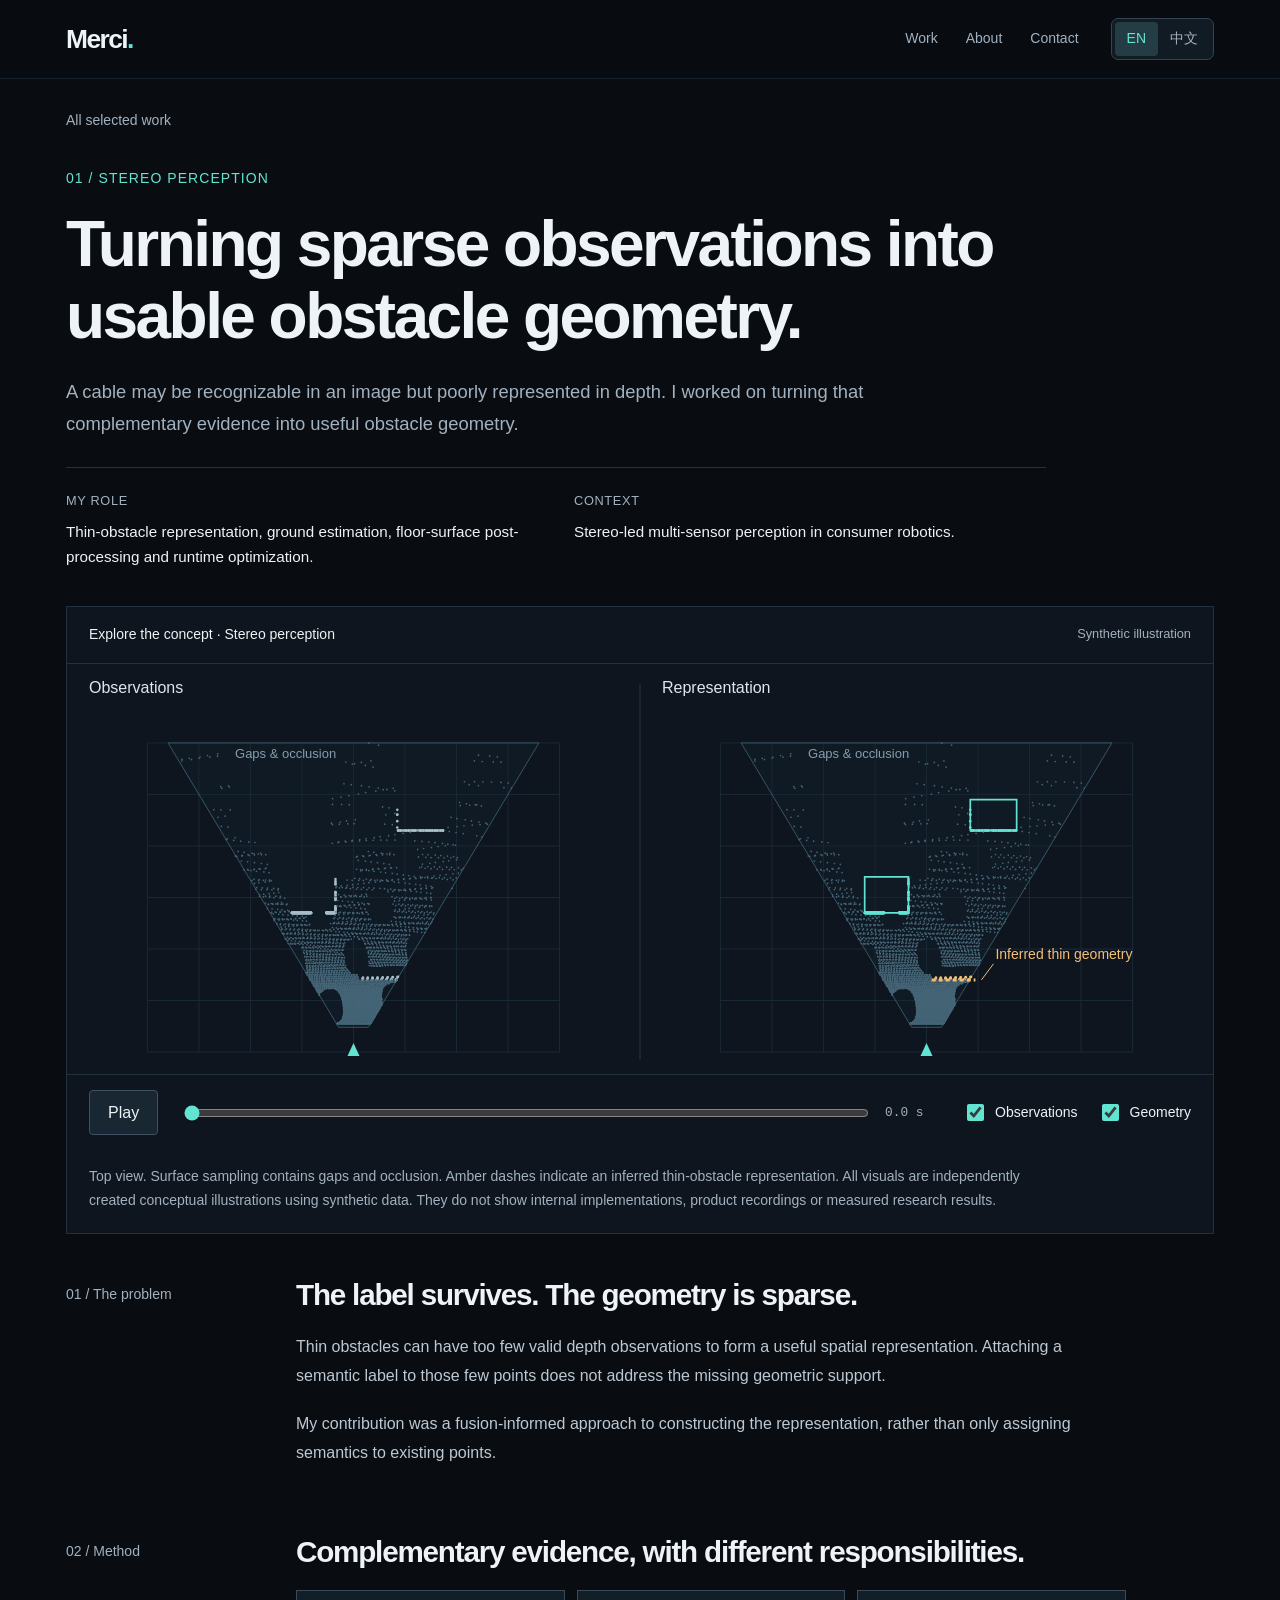
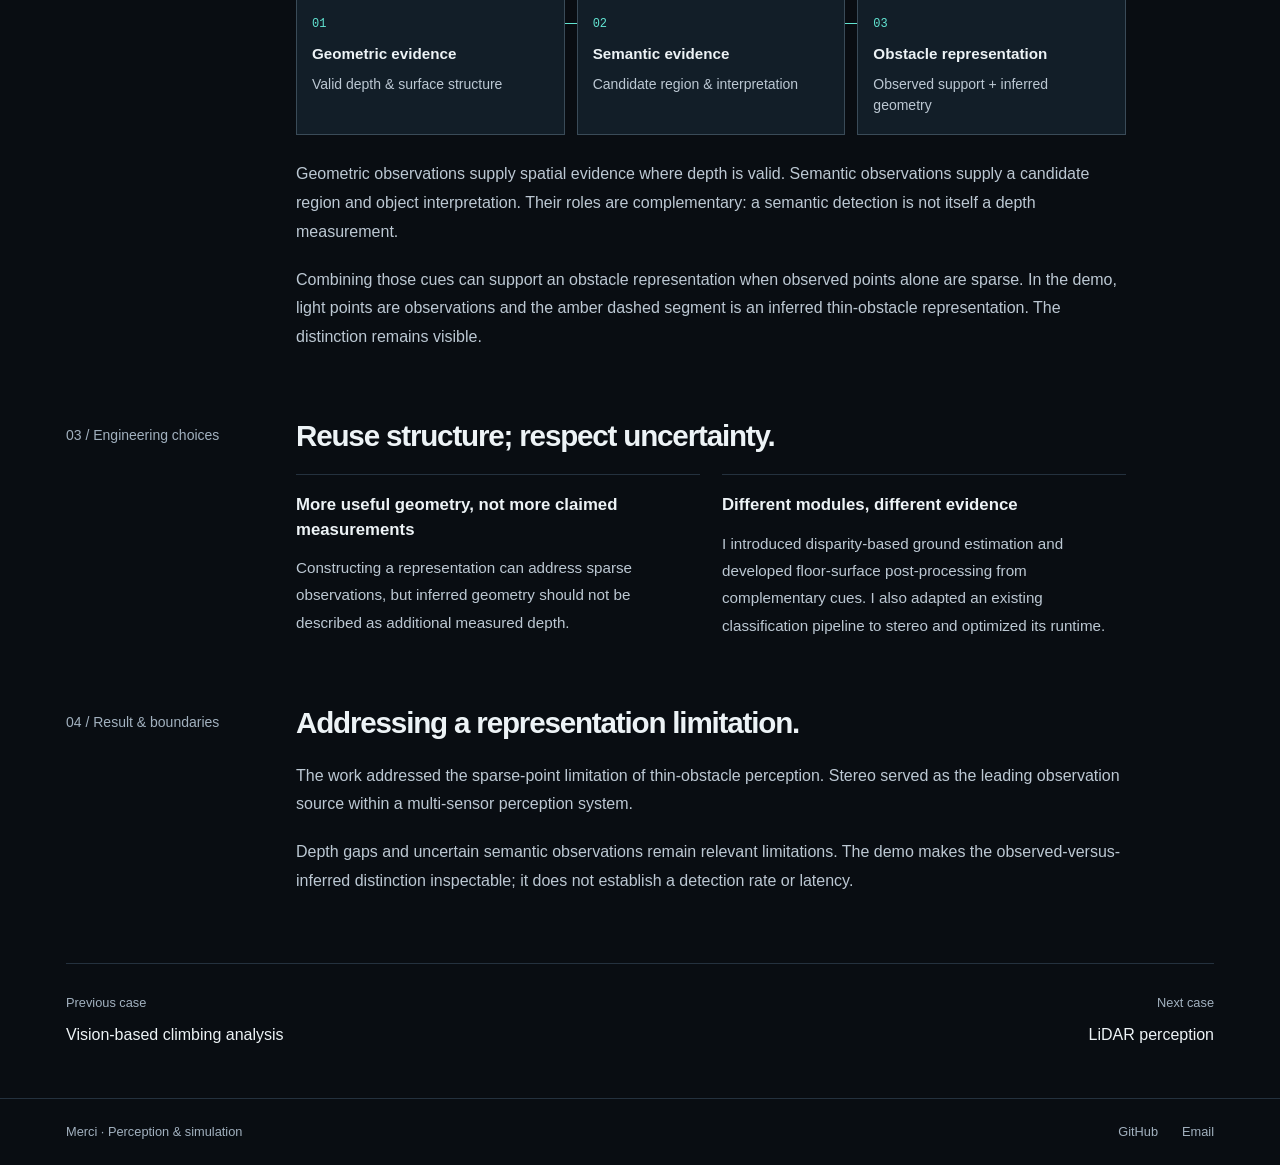
<file: website/projects/stereo.html>
<!doctype html><html lang="en" data-route="projects/stereo.html" data-language="en"><head><meta charset="utf-8"><meta name="viewport" content="width=device-width,initial-scale=1"><meta name="color-scheme" content="dark"><title>Stereo perception — Merci</title><meta name="description" content="Combining geometric and semantic evidence to represent thin obstacles."><link rel="alternate" hreflang="zh-CN" href="../zh/projects/stereo.html"><link rel="icon" type="image/svg+xml" href="../assets/favicon.svg"><link rel="stylesheet" href="../assets/style.css"><script src="../assets/app.js" defer></script></head><body><a class="skip" href="#main">Skip to content</a><header><div class="wrap"><a class="brand" href="../index.html" aria-label="Merci">Merci<span>.</span></a><div class="header-right"><nav aria-label="Main navigation"><a href="../index.html#work">Work</a><a href="../index.html#about">About</a><a href="../index.html#contact">Contact</a></nav><div class="language-switch" role="group" aria-label="Language"><a href="stereo.html" data-set-language="en" lang="en" hreflang="en" aria-label="English" aria-current="true">EN</a><a href="../zh/projects/stereo.html" data-set-language="zh" lang="zh-CN" hreflang="zh-CN" aria-label="简体中文">中文</a></div></div></div></header><main id="main" class=""><a class="back" href="../index.html#work">All selected work</a><section class="case-head"><div class="eyebrow">01 / Stereo perception</div><h1>Turning sparse observations into usable obstacle geometry.</h1><p class="lead">A cable may be recognizable in an image but poorly represented in depth. I worked on turning that complementary evidence into useful obstacle geometry.</p><div class="case-meta"><div><span class="label">MY ROLE</span><p>Thin-obstacle representation, ground estimation, floor-surface post-processing and runtime optimization.</p></div><div><span class="label">CONTEXT</span><p>Stereo-led multi-sensor perception in consumer robotics.</p></div></div></section><div class="demo" data-demo="stereo"><div class="demo-head"><span>Explore the concept · Stereo perception</span><span>Synthetic illustration</span></div><canvas data-scene="stereo" role="img" aria-label="Top view. Surface sampling contains gaps and occlusion. Amber dashes indicate an inferred thin-obstacle representation."></canvas><div class="demo-controls"><button type="button" data-play>Play</button><label class="timeline"><input type="range" min="0" max="1000" value="0" data-time aria-label="Demonstration time"><output data-time-label>0.0 s</output></label><div class="layers" aria-label="Visualization layers"><label><input type="checkbox" data-layer="points" checked>Observations</label><label><input type="checkbox" data-layer="geometry" checked>Geometry</label></div></div><p class="demo-caption">Top view. Surface sampling contains gaps and occlusion. Amber dashes indicate an inferred thin-obstacle representation. All visuals are independently created conceptual illustrations using synthetic data. They do not show internal implementations, product recordings or measured research results.</p></div><section class="story"><div class="story-index">01 / The problem</div><div class="story-body"><h2>The label survives. The geometry is sparse.</h2><p>Thin obstacles can have too few valid depth observations to form a useful spatial representation. Attaching a semantic label to those few points does not address the missing geometric support.</p><p>My contribution was a fusion-informed approach to constructing the representation, rather than only assigning semantics to existing points.</p></div></section><section class="story"><div class="story-index">02 / Method</div><div class="story-body"><h2>Complementary evidence, with different responsibilities.</h2><ol class="method-flow" aria-label="Conceptual method"><li><span class="flow-index">01</span><h3>Geometric evidence</h3><p>Valid depth & surface structure</p></li><li><span class="flow-index">02</span><h3>Semantic evidence</h3><p>Candidate region & interpretation</p></li><li><span class="flow-index">03</span><h3>Obstacle representation</h3><p>Observed support + inferred geometry</p></li></ol><p>Geometric observations supply spatial evidence where depth is valid. Semantic observations supply a candidate region and object interpretation. Their roles are complementary: a semantic detection is not itself a depth measurement.</p><p>Combining those cues can support an obstacle representation when observed points alone are sparse. In the demo, light points are observations and the amber dashed segment is an inferred thin-obstacle representation. The distinction remains visible.</p></div></section><section class="story"><div class="story-index">03 / Engineering choices</div><div class="story-body"><h2>Reuse structure; respect uncertainty.</h2><div class="decision-grid"><div class="decision"><h3>More useful geometry, not more claimed measurements</h3><p>Constructing a representation can address sparse observations, but inferred geometry should not be described as additional measured depth.</p></div><div class="decision"><h3>Different modules, different evidence</h3><p>I introduced disparity-based ground estimation and developed floor-surface post-processing from complementary cues. I also adapted an existing classification pipeline to stereo and optimized its runtime.</p></div></div></div></section><section class="story"><div class="story-index">04 / Result & boundaries</div><div class="story-body"><h2>Addressing a representation limitation.</h2><p>The work addressed the sparse-point limitation of thin-obstacle perception. Stereo served as the leading observation source within a multi-sensor perception system.</p><p>Depth gaps and uncertain semantic observations remain relevant limitations. The demo makes the observed-versus-inferred distinction inspectable; it does not establish a detection rate or latency.</p></div></section><div class="case-nav"><div><small>Previous case</small><a href="motion.html">Vision-based climbing analysis</a></div><div><small>Next case</small><a href="lidar.html">LiDAR perception</a></div></div></main><footer><div class="wrap"><span>Merci · Perception & simulation</span><div class="footer-links"><a href="https://github.com/hyandnn">GitHub</a><a href="mailto:haoling.yang@rwth-aachen.de">Email</a></div></div></footer></body></html>
</file>
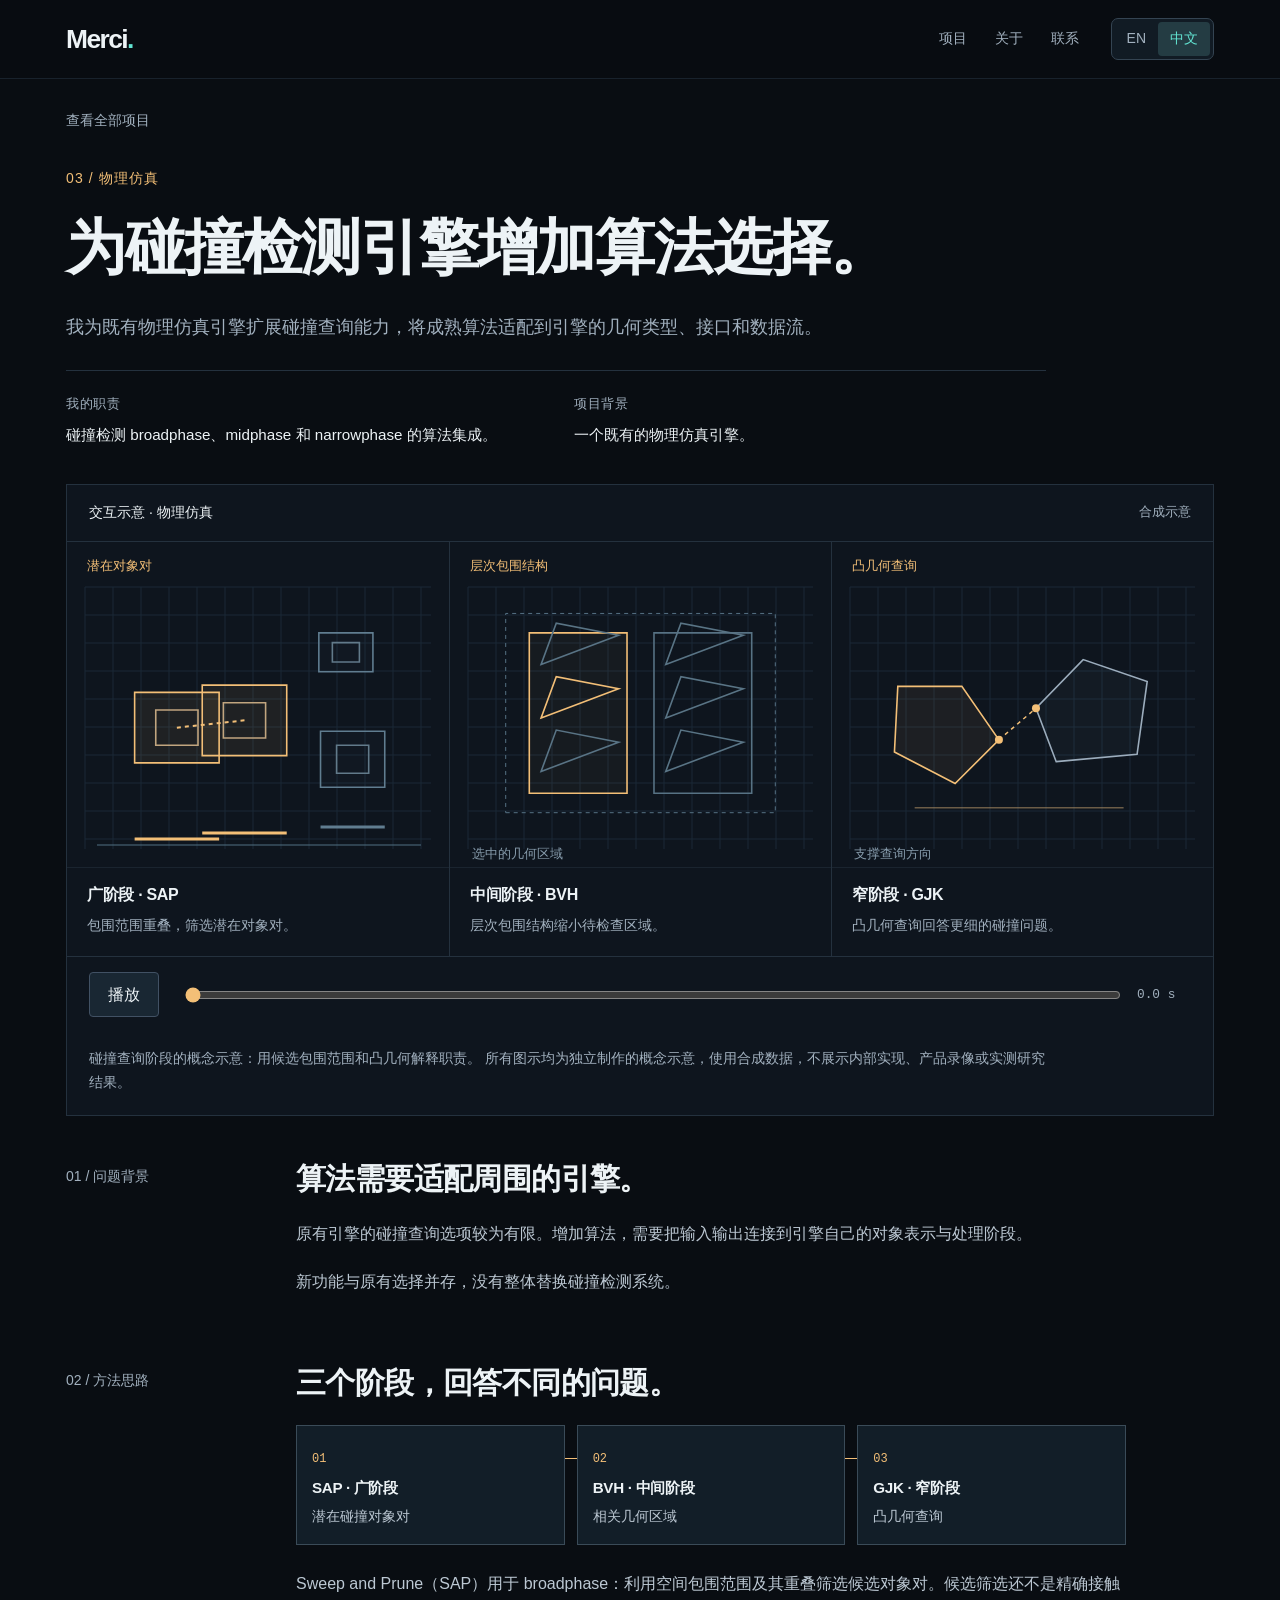
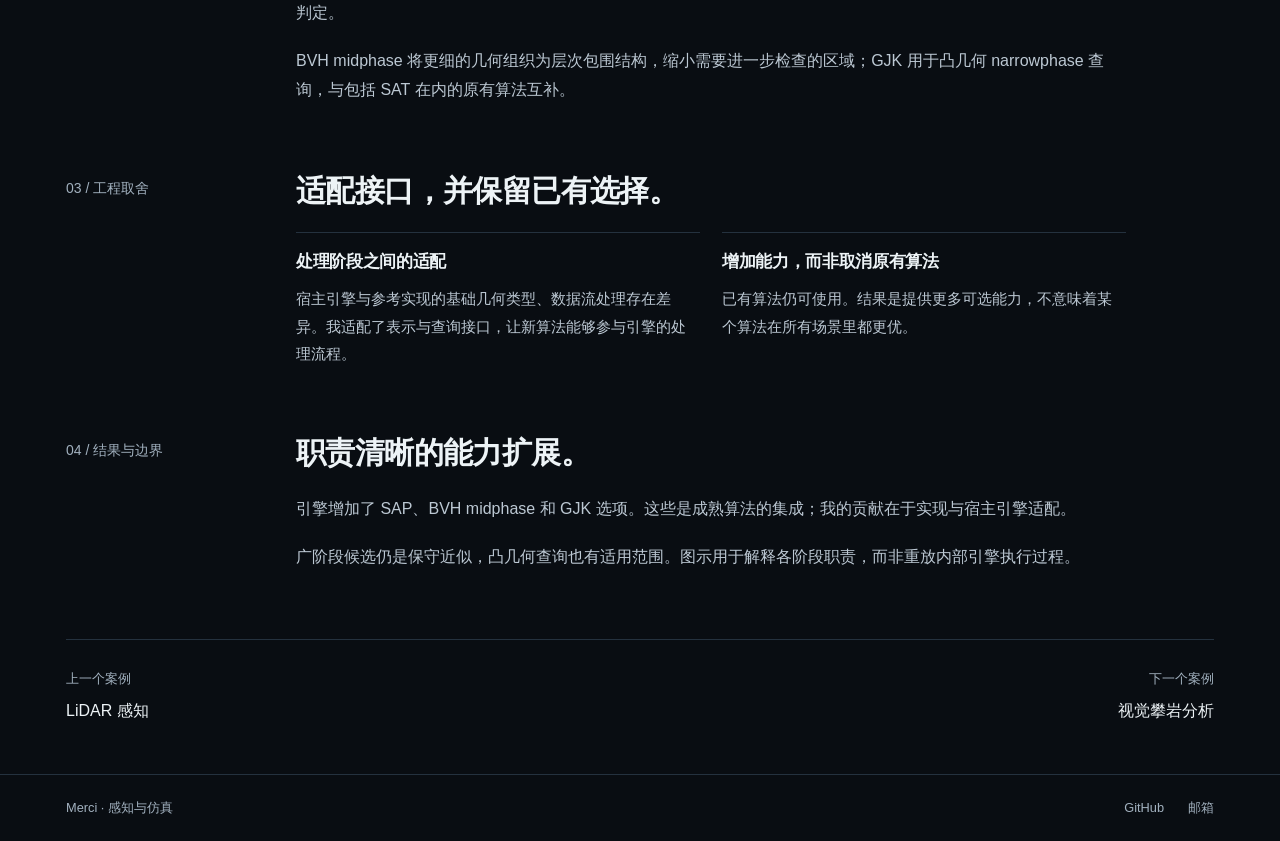
<file: website/zh/projects/collision.html>
<!doctype html><html lang="zh-CN" data-route="zh/projects/collision.html" data-language="zh"><head><meta charset="utf-8"><meta name="viewport" content="width=device-width,initial-scale=1"><meta name="color-scheme" content="dark"><title>物理仿真 — Merci</title><meta name="description" content="在保留已有算法的同时，集成 SAP、BVH 中间阶段和 GJK。"><link rel="alternate" hreflang="en" href="../../projects/collision.html"><link rel="icon" type="image/svg+xml" href="../../assets/favicon.svg"><link rel="stylesheet" href="../../assets/style.css"><script src="../../assets/app.js" defer></script></head><body><a class="skip" href="#main">跳到正文</a><header><div class="wrap"><a class="brand" href="../index.html" aria-label="Merci">Merci<span>.</span></a><div class="header-right"><nav aria-label="主导航"><a href="../index.html#work">项目</a><a href="../index.html#about">关于</a><a href="../index.html#contact">联系</a></nav><div class="language-switch" role="group" aria-label="语言"><a href="../../projects/collision.html" data-set-language="en" lang="en" hreflang="en" aria-label="English">EN</a><a href="collision.html" data-set-language="zh" lang="zh-CN" hreflang="zh-CN" aria-label="简体中文" aria-current="true">中文</a></div></div></div></header><main id="main" class="gold"><a class="back" href="../index.html#work">查看全部项目</a><section class="case-head"><div class="eyebrow">03 / 物理仿真</div><h1>为碰撞检测引擎增加算法选择。</h1><p class="lead">我为既有物理仿真引擎扩展碰撞查询能力，将成熟算法适配到引擎的几何类型、接口和数据流。</p><div class="case-meta"><div><span class="label">我的职责</span><p>碰撞检测 broadphase、midphase 和 narrowphase 的算法集成。</p></div><div><span class="label">项目背景</span><p>一个既有的物理仿真引擎。</p></div></div></section><div class="demo" data-demo="collision"><div class="demo-head"><span>交互示意 · 物理仿真</span><span>合成示意</span></div><div class="phase-grid"><figure class="phase"><canvas data-scene="collision" data-panel="0" role="img" aria-label="包围范围重叠，筛选潜在对象对。"></canvas><figcaption><h3>广阶段 · SAP</h3><p>包围范围重叠，筛选潜在对象对。</p></figcaption></figure><figure class="phase"><canvas data-scene="collision" data-panel="1" role="img" aria-label="层次包围结构缩小待检查区域。"></canvas><figcaption><h3>中间阶段 · BVH</h3><p>层次包围结构缩小待检查区域。</p></figcaption></figure><figure class="phase"><canvas data-scene="collision" data-panel="2" role="img" aria-label="凸几何查询回答更细的碰撞问题。"></canvas><figcaption><h3>窄阶段 · GJK</h3><p>凸几何查询回答更细的碰撞问题。</p></figcaption></figure></div><div class="demo-controls"><button type="button" data-play>播放</button><label class="timeline"><input type="range" min="0" max="1000" value="0" data-time aria-label="示意时间"><output data-time-label>0.0 s</output></label></div><p class="demo-caption">碰撞查询阶段的概念示意：用候选包围范围和凸几何解释职责。 所有图示均为独立制作的概念示意，使用合成数据，不展示内部实现、产品录像或实测研究结果。</p></div><section class="story"><div class="story-index">01 / 问题背景</div><div class="story-body"><h2>算法需要适配周围的引擎。</h2><p>原有引擎的碰撞查询选项较为有限。增加算法，需要把输入输出连接到引擎自己的对象表示与处理阶段。</p><p>新功能与原有选择并存，没有整体替换碰撞检测系统。</p></div></section><section class="story"><div class="story-index">02 / 方法思路</div><div class="story-body"><h2>三个阶段，回答不同的问题。</h2><ol class="method-flow" aria-label="概念流程"><li><span class="flow-index">01</span><h3>SAP · 广阶段</h3><p>潜在碰撞对象对</p></li><li><span class="flow-index">02</span><h3>BVH · 中间阶段</h3><p>相关几何区域</p></li><li><span class="flow-index">03</span><h3>GJK · 窄阶段</h3><p>凸几何查询</p></li></ol><p>Sweep and Prune（SAP）用于 broadphase：利用空间包围范围及其重叠筛选候选对象对。候选筛选还不是精确接触判定。</p><p>BVH midphase 将更细的几何组织为层次包围结构，缩小需要进一步检查的区域；GJK 用于凸几何 narrowphase 查询，与包括 SAT 在内的原有算法互补。</p></div></section><section class="story"><div class="story-index">03 / 工程取舍</div><div class="story-body"><h2>适配接口，并保留已有选择。</h2><div class="decision-grid"><div class="decision"><h3>处理阶段之间的适配</h3><p>宿主引擎与参考实现的基础几何类型、数据流处理存在差异。我适配了表示与查询接口，让新算法能够参与引擎的处理流程。</p></div><div class="decision"><h3>增加能力，而非取消原有算法</h3><p>已有算法仍可使用。结果是提供更多可选能力，不意味着某个算法在所有场景里都更优。</p></div></div></div></section><section class="story"><div class="story-index">04 / 结果与边界</div><div class="story-body"><h2>职责清晰的能力扩展。</h2><p>引擎增加了 SAP、BVH midphase 和 GJK 选项。这些是成熟算法的集成；我的贡献在于实现与宿主引擎适配。</p><p>广阶段候选仍是保守近似，凸几何查询也有适用范围。图示用于解释各阶段职责，而非重放内部引擎执行过程。</p></div></section><div class="case-nav"><div><small>上一个案例</small><a href="lidar.html">LiDAR 感知</a></div><div><small>下一个案例</small><a href="motion.html">视觉攀岩分析</a></div></div></main><footer><div class="wrap"><span>Merci · 感知与仿真</span><div class="footer-links"><a href="https://github.com/hyandnn">GitHub</a><a href="mailto:haoling.yang@rwth-aachen.de">邮箱</a></div></div></footer></body></html>
</file>
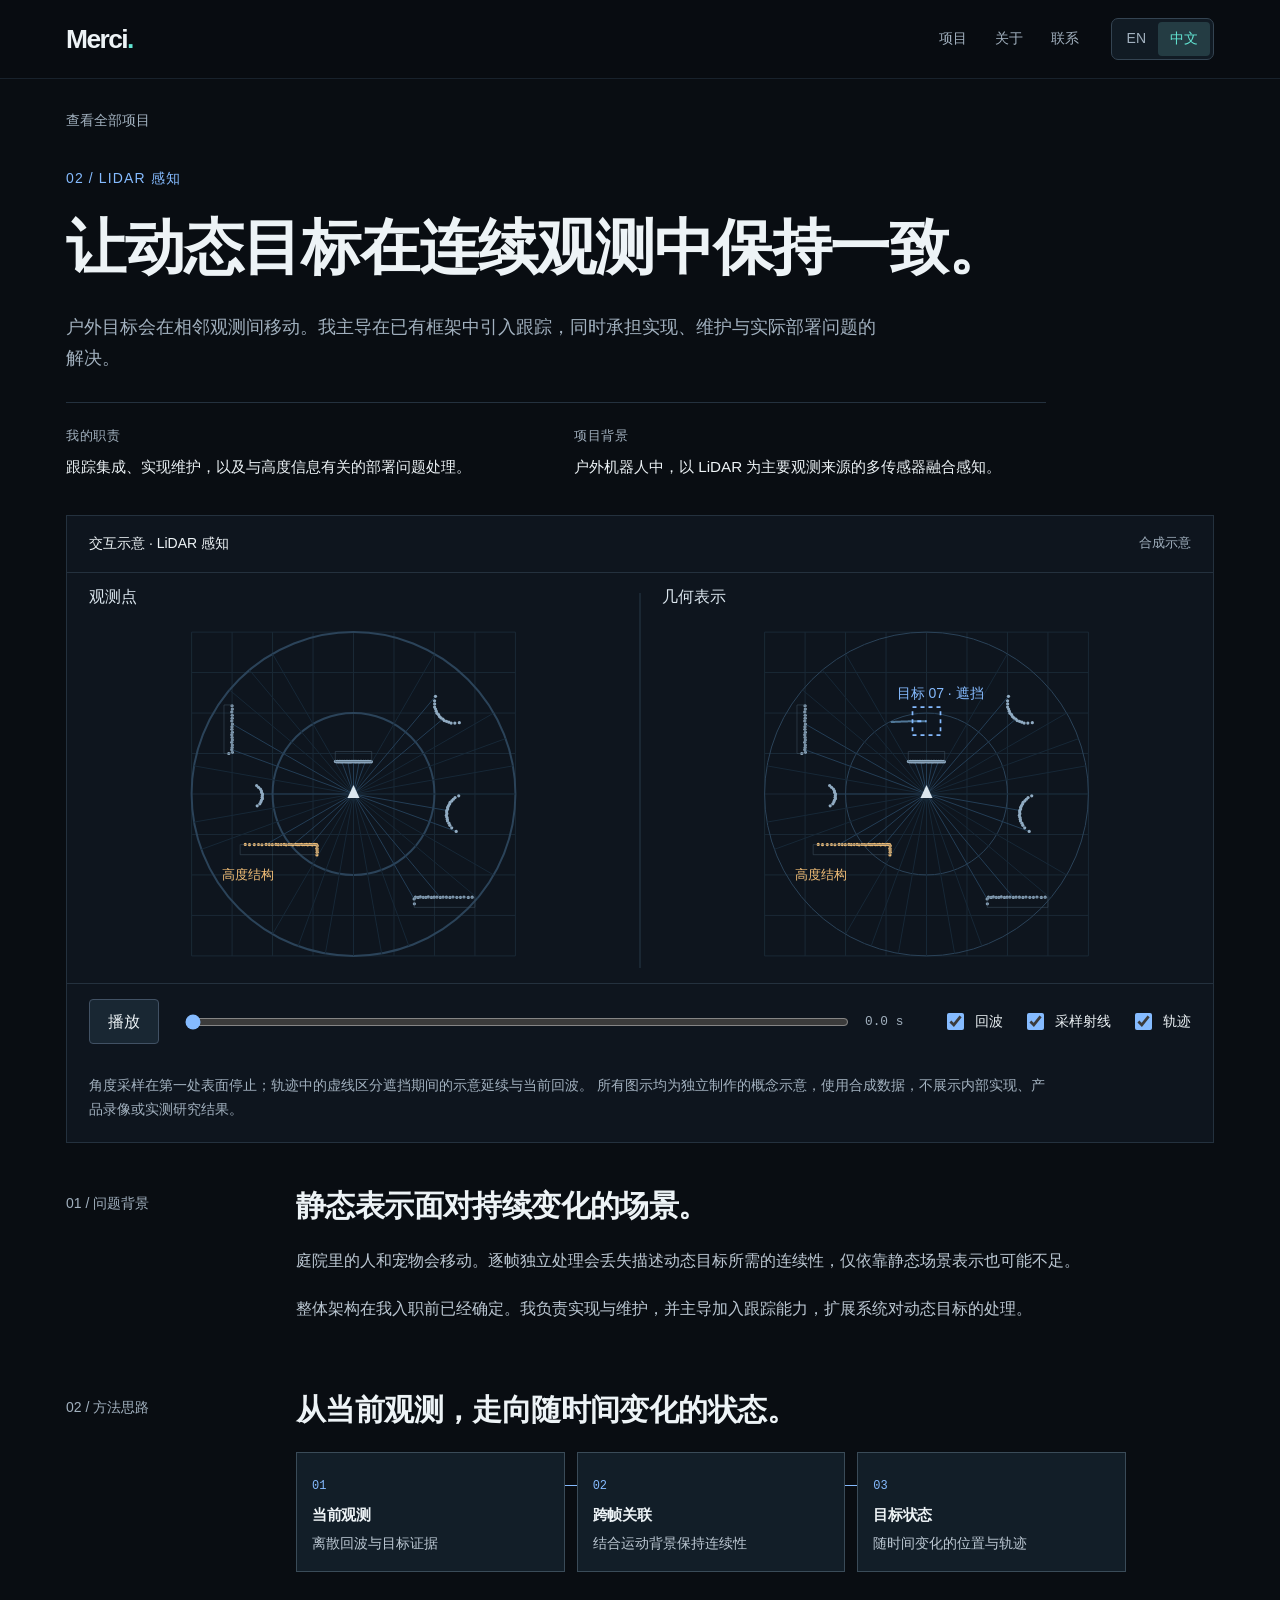
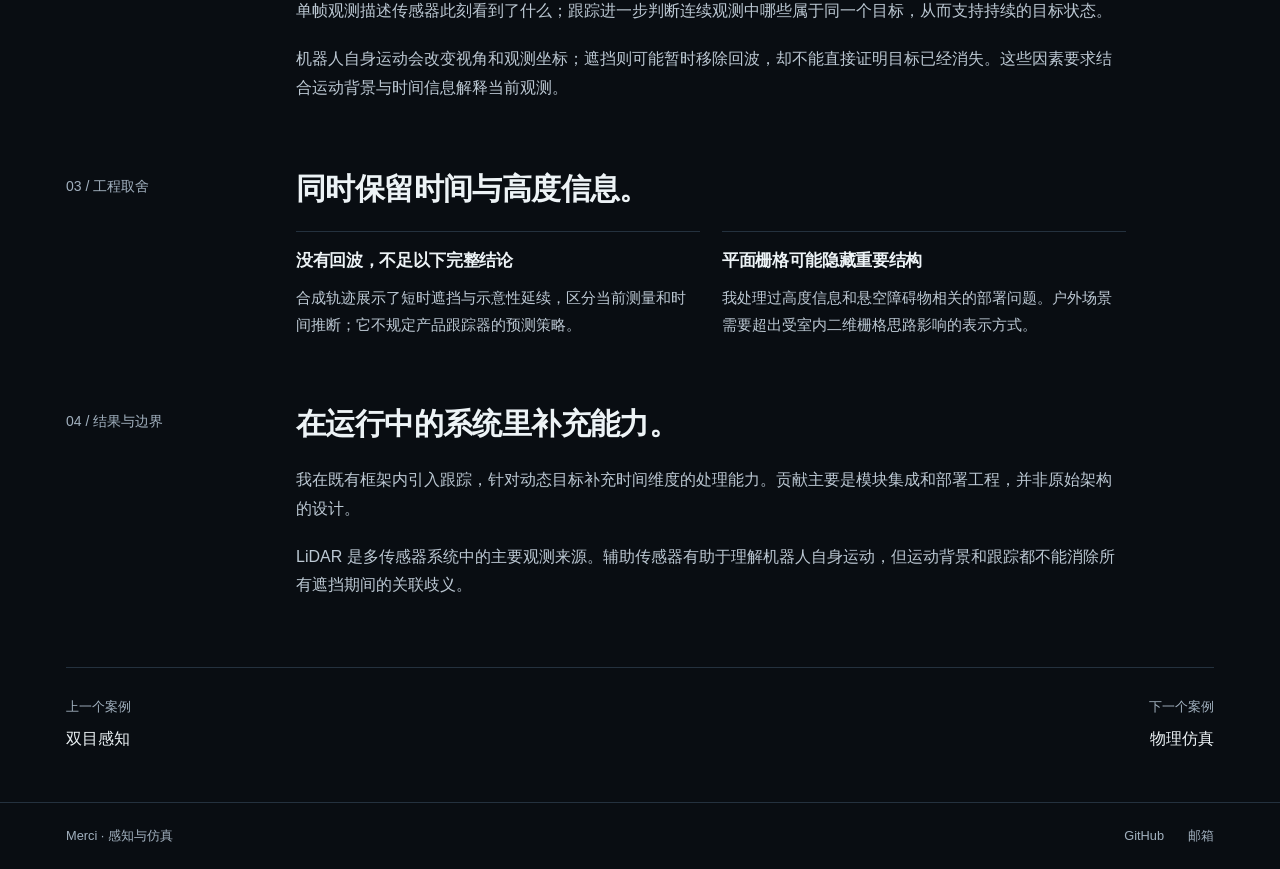
<file: website/zh/projects/lidar.html>
<!doctype html><html lang="zh-CN" data-route="zh/projects/lidar.html" data-language="zh"><head><meta charset="utf-8"><meta name="viewport" content="width=device-width,initial-scale=1"><meta name="color-scheme" content="dark"><title>LiDAR 感知 — Merci</title><meta name="description" content="在既有户外感知框架中主导引入目标跟踪。"><link rel="alternate" hreflang="en" href="../../projects/lidar.html"><link rel="icon" type="image/svg+xml" href="../../assets/favicon.svg"><link rel="stylesheet" href="../../assets/style.css"><script src="../../assets/app.js" defer></script></head><body><a class="skip" href="#main">跳到正文</a><header><div class="wrap"><a class="brand" href="../index.html" aria-label="Merci">Merci<span>.</span></a><div class="header-right"><nav aria-label="主导航"><a href="../index.html#work">项目</a><a href="../index.html#about">关于</a><a href="../index.html#contact">联系</a></nav><div class="language-switch" role="group" aria-label="语言"><a href="../../projects/lidar.html" data-set-language="en" lang="en" hreflang="en" aria-label="English">EN</a><a href="lidar.html" data-set-language="zh" lang="zh-CN" hreflang="zh-CN" aria-label="简体中文" aria-current="true">中文</a></div></div></div></header><main id="main" class="blue"><a class="back" href="../index.html#work">查看全部项目</a><section class="case-head"><div class="eyebrow">02 / LiDAR 感知</div><h1>让动态目标在连续观测中保持一致。</h1><p class="lead">户外目标会在相邻观测间移动。我主导在已有框架中引入跟踪，同时承担实现、维护与实际部署问题的解决。</p><div class="case-meta"><div><span class="label">我的职责</span><p>跟踪集成、实现维护，以及与高度信息有关的部署问题处理。</p></div><div><span class="label">项目背景</span><p>户外机器人中，以 LiDAR 为主要观测来源的多传感器融合感知。</p></div></div></section><div class="demo" data-demo="lidar"><div class="demo-head"><span>交互示意 · LiDAR 感知</span><span>合成示意</span></div><canvas data-scene="lidar" role="img" aria-label="角度采样在第一处表面停止；轨迹中的虚线区分遮挡期间的示意延续与当前回波。"></canvas><div class="demo-controls"><button type="button" data-play>播放</button><label class="timeline"><input type="range" min="0" max="1000" value="0" data-time aria-label="示意时间"><output data-time-label>0.0 s</output></label><div class="layers" aria-label="显示图层"><label><input type="checkbox" data-layer="points" checked>回波</label><label><input type="checkbox" data-layer="rays" checked>采样射线</label><label><input type="checkbox" data-layer="tracks" checked>轨迹</label></div></div><p class="demo-caption">角度采样在第一处表面停止；轨迹中的虚线区分遮挡期间的示意延续与当前回波。 所有图示均为独立制作的概念示意，使用合成数据，不展示内部实现、产品录像或实测研究结果。</p></div><section class="story"><div class="story-index">01 / 问题背景</div><div class="story-body"><h2>静态表示面对持续变化的场景。</h2><p>庭院里的人和宠物会移动。逐帧独立处理会丢失描述动态目标所需的连续性，仅依靠静态场景表示也可能不足。</p><p>整体架构在我入职前已经确定。我负责实现与维护，并主导加入跟踪能力，扩展系统对动态目标的处理。</p></div></section><section class="story"><div class="story-index">02 / 方法思路</div><div class="story-body"><h2>从当前观测，走向随时间变化的状态。</h2><ol class="method-flow" aria-label="概念流程"><li><span class="flow-index">01</span><h3>当前观测</h3><p>离散回波与目标证据</p></li><li><span class="flow-index">02</span><h3>跨帧关联</h3><p>结合运动背景保持连续性</p></li><li><span class="flow-index">03</span><h3>目标状态</h3><p>随时间变化的位置与轨迹</p></li></ol><p>单帧观测描述传感器此刻看到了什么；跟踪进一步判断连续观测中哪些属于同一个目标，从而支持持续的目标状态。</p><p>机器人自身运动会改变视角和观测坐标；遮挡则可能暂时移除回波，却不能直接证明目标已经消失。这些因素要求结合运动背景与时间信息解释当前观测。</p></div></section><section class="story"><div class="story-index">03 / 工程取舍</div><div class="story-body"><h2>同时保留时间与高度信息。</h2><div class="decision-grid"><div class="decision"><h3>没有回波，不足以下完整结论</h3><p>合成轨迹展示了短时遮挡与示意性延续，区分当前测量和时间推断；它不规定产品跟踪器的预测策略。</p></div><div class="decision"><h3>平面栅格可能隐藏重要结构</h3><p>我处理过高度信息和悬空障碍物相关的部署问题。户外场景需要超出受室内二维栅格思路影响的表示方式。</p></div></div></div></section><section class="story"><div class="story-index">04 / 结果与边界</div><div class="story-body"><h2>在运行中的系统里补充能力。</h2><p>我在既有框架内引入跟踪，针对动态目标补充时间维度的处理能力。贡献主要是模块集成和部署工程，并非原始架构的设计。</p><p>LiDAR 是多传感器系统中的主要观测来源。辅助传感器有助于理解机器人自身运动，但运动背景和跟踪都不能消除所有遮挡期间的关联歧义。</p></div></section><div class="case-nav"><div><small>上一个案例</small><a href="stereo.html">双目感知</a></div><div><small>下一个案例</small><a href="collision.html">物理仿真</a></div></div></main><footer><div class="wrap"><span>Merci · 感知与仿真</span><div class="footer-links"><a href="https://github.com/hyandnn">GitHub</a><a href="mailto:haoling.yang@rwth-aachen.de">邮箱</a></div></div></footer></body></html>
</file>
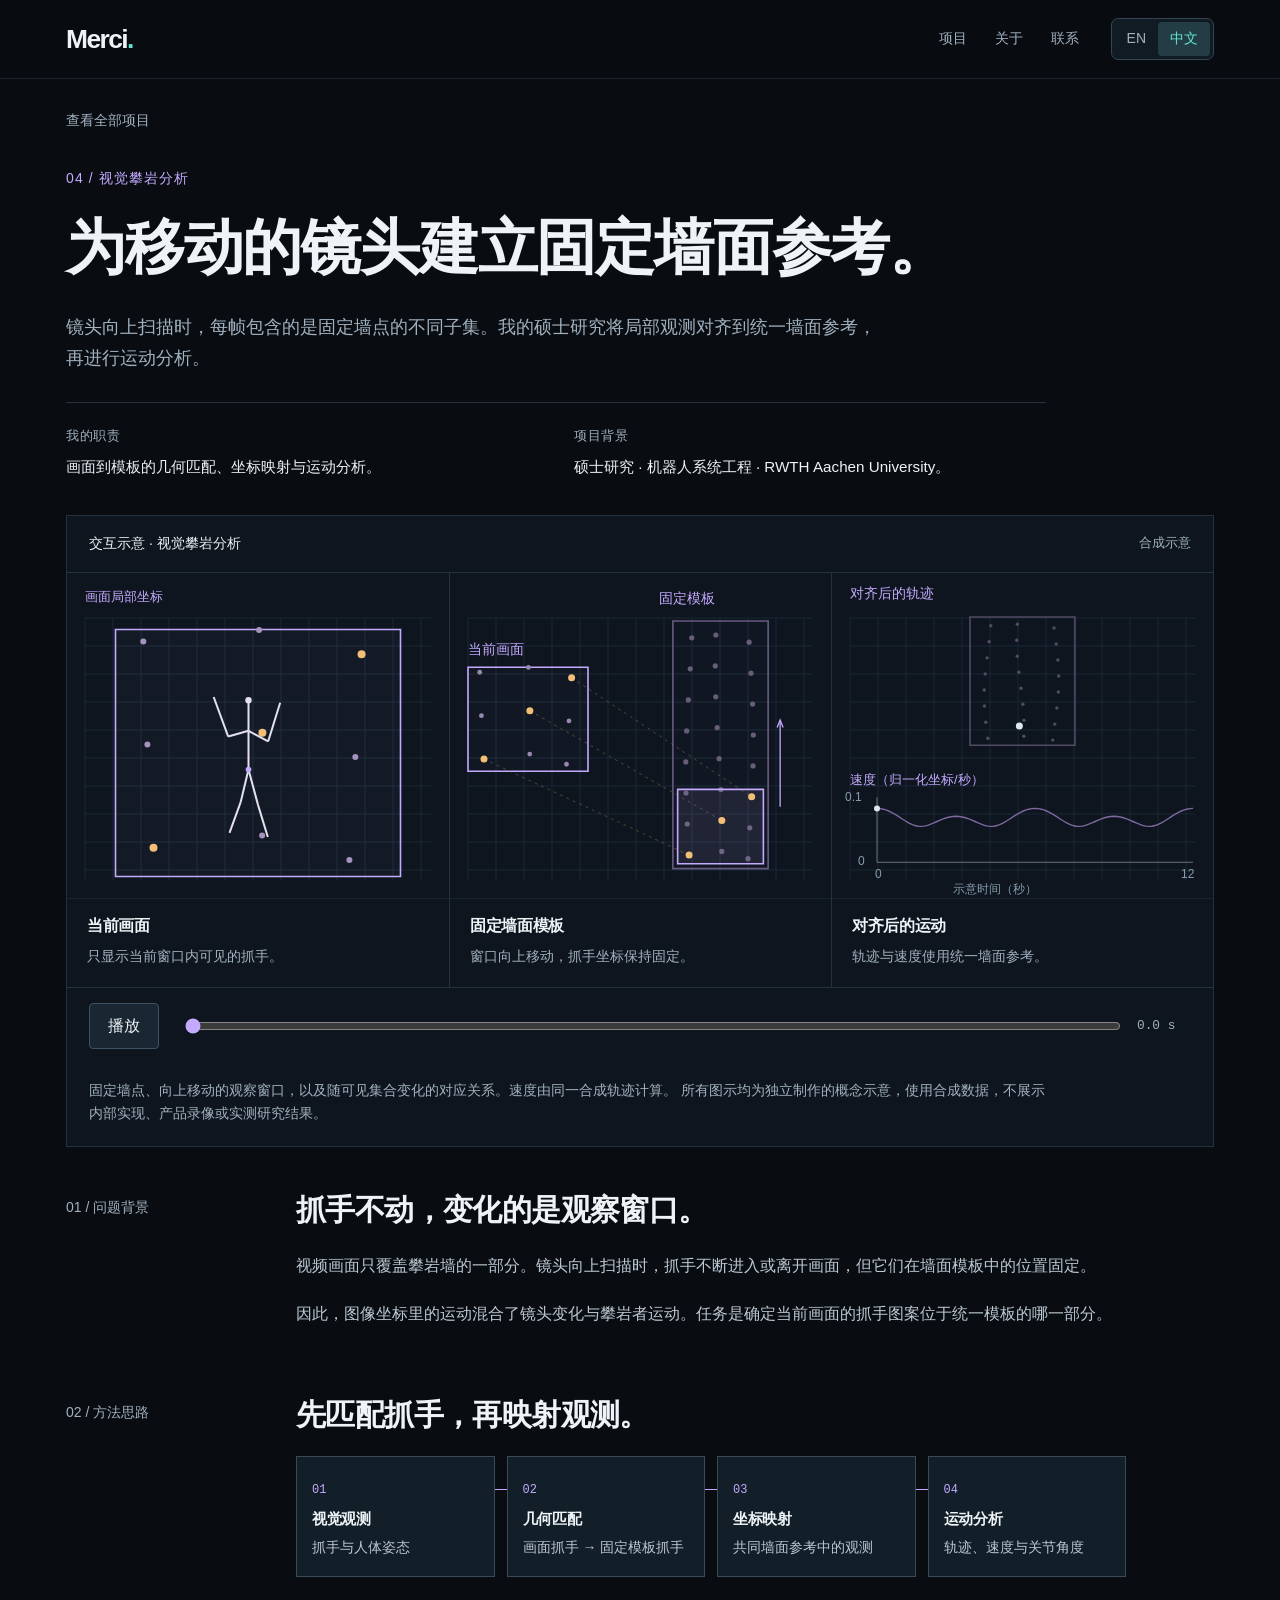
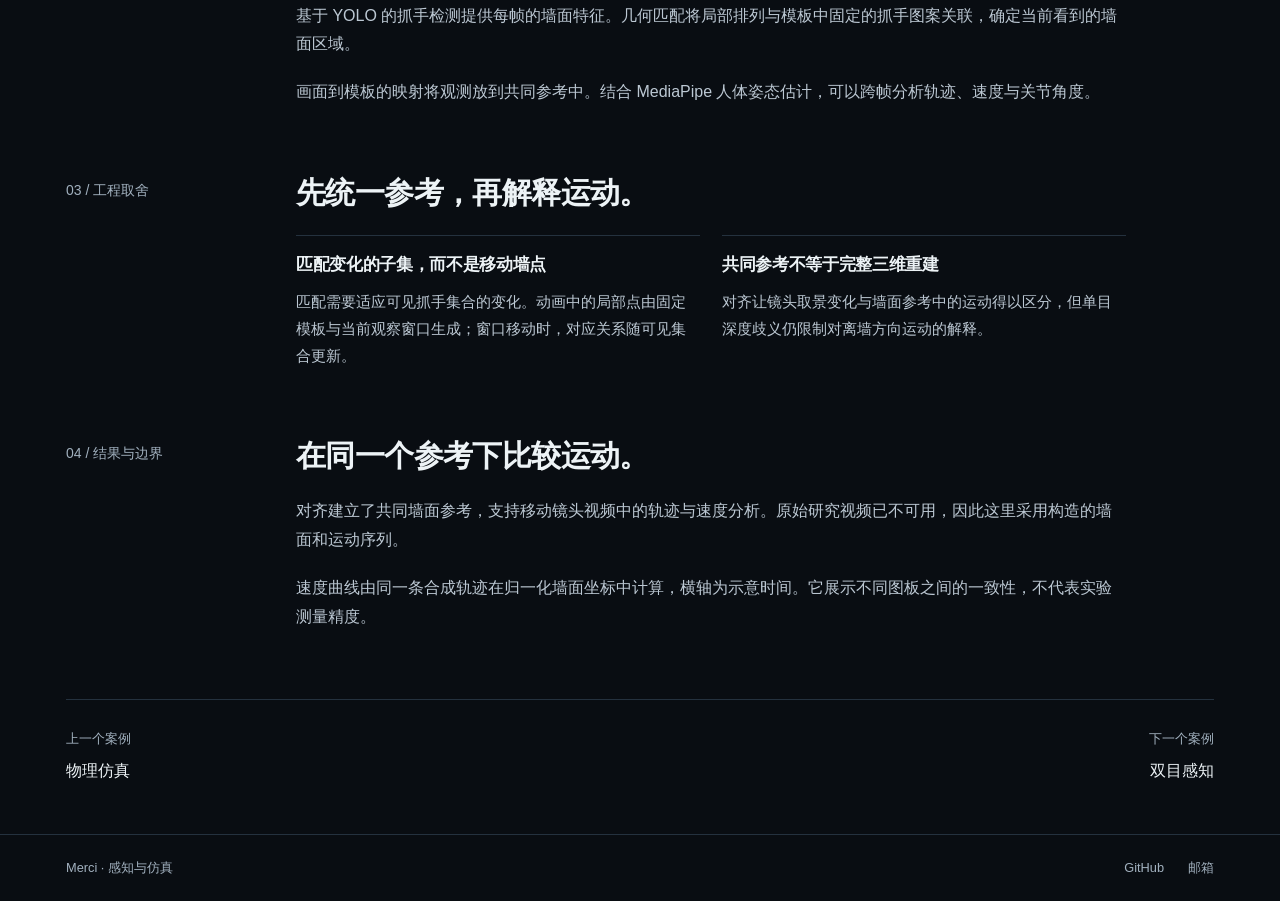
<file: website/zh/projects/motion.html>
<!doctype html><html lang="zh-CN" data-route="zh/projects/motion.html" data-language="zh"><head><meta charset="utf-8"><meta name="viewport" content="width=device-width,initial-scale=1"><meta name="color-scheme" content="dark"><title>视觉攀岩分析 — Merci</title><meta name="description" content="将画面中变化的抓手子集，对应到固定墙面模板。"><link rel="alternate" hreflang="en" href="../../projects/motion.html"><link rel="icon" type="image/svg+xml" href="../../assets/favicon.svg"><link rel="stylesheet" href="../../assets/style.css"><script src="../../assets/app.js" defer></script></head><body><a class="skip" href="#main">跳到正文</a><header><div class="wrap"><a class="brand" href="../index.html" aria-label="Merci">Merci<span>.</span></a><div class="header-right"><nav aria-label="主导航"><a href="../index.html#work">项目</a><a href="../index.html#about">关于</a><a href="../index.html#contact">联系</a></nav><div class="language-switch" role="group" aria-label="语言"><a href="../../projects/motion.html" data-set-language="en" lang="en" hreflang="en" aria-label="English">EN</a><a href="motion.html" data-set-language="zh" lang="zh-CN" hreflang="zh-CN" aria-label="简体中文" aria-current="true">中文</a></div></div></div></header><main id="main" class="purple"><a class="back" href="../index.html#work">查看全部项目</a><section class="case-head"><div class="eyebrow">04 / 视觉攀岩分析</div><h1>为移动的镜头建立固定墙面参考。</h1><p class="lead">镜头向上扫描时，每帧包含的是固定墙点的不同子集。我的硕士研究将局部观测对齐到统一墙面参考，再进行运动分析。</p><div class="case-meta"><div><span class="label">我的职责</span><p>画面到模板的几何匹配、坐标映射与运动分析。</p></div><div><span class="label">项目背景</span><p>硕士研究 · 机器人系统工程 · RWTH Aachen University。</p></div></div></section><div class="demo" data-demo="motion"><div class="demo-head"><span>交互示意 · 视觉攀岩分析</span><span>合成示意</span></div><div class="phase-grid"><figure class="phase"><canvas data-scene="motion" data-panel="0" role="img" aria-label="只显示当前窗口内可见的抓手。"></canvas><figcaption><h3>当前画面</h3><p>只显示当前窗口内可见的抓手。</p></figcaption></figure><figure class="phase"><canvas data-scene="motion" data-panel="1" role="img" aria-label="窗口向上移动，抓手坐标保持固定。"></canvas><figcaption><h3>固定墙面模板</h3><p>窗口向上移动，抓手坐标保持固定。</p></figcaption></figure><figure class="phase"><canvas data-scene="motion" data-panel="2" role="img" aria-label="轨迹与速度使用统一墙面参考。"></canvas><figcaption><h3>对齐后的运动</h3><p>轨迹与速度使用统一墙面参考。</p></figcaption></figure></div><div class="demo-controls"><button type="button" data-play>播放</button><label class="timeline"><input type="range" min="0" max="1000" value="0" data-time aria-label="示意时间"><output data-time-label>0.0 s</output></label></div><p class="demo-caption">固定墙点、向上移动的观察窗口，以及随可见集合变化的对应关系。速度由同一合成轨迹计算。 所有图示均为独立制作的概念示意，使用合成数据，不展示内部实现、产品录像或实测研究结果。</p></div><section class="story"><div class="story-index">01 / 问题背景</div><div class="story-body"><h2>抓手不动，变化的是观察窗口。</h2><p>视频画面只覆盖攀岩墙的一部分。镜头向上扫描时，抓手不断进入或离开画面，但它们在墙面模板中的位置固定。</p><p>因此，图像坐标里的运动混合了镜头变化与攀岩者运动。任务是确定当前画面的抓手图案位于统一模板的哪一部分。</p></div></section><section class="story"><div class="story-index">02 / 方法思路</div><div class="story-body"><h2>先匹配抓手，再映射观测。</h2><ol class="method-flow" aria-label="概念流程"><li><span class="flow-index">01</span><h3>视觉观测</h3><p>抓手与人体姿态</p></li><li><span class="flow-index">02</span><h3>几何匹配</h3><p>画面抓手 → 固定模板抓手</p></li><li><span class="flow-index">03</span><h3>坐标映射</h3><p>共同墙面参考中的观测</p></li><li><span class="flow-index">04</span><h3>运动分析</h3><p>轨迹、速度与关节角度</p></li></ol><p>基于 YOLO 的抓手检测提供每帧的墙面特征。几何匹配将局部排列与模板中固定的抓手图案关联，确定当前看到的墙面区域。</p><p>画面到模板的映射将观测放到共同参考中。结合 MediaPipe 人体姿态估计，可以跨帧分析轨迹、速度与关节角度。</p></div></section><section class="story"><div class="story-index">03 / 工程取舍</div><div class="story-body"><h2>先统一参考，再解释运动。</h2><div class="decision-grid"><div class="decision"><h3>匹配变化的子集，而不是移动墙点</h3><p>匹配需要适应可见抓手集合的变化。动画中的局部点由固定模板与当前观察窗口生成；窗口移动时，对应关系随可见集合更新。</p></div><div class="decision"><h3>共同参考不等于完整三维重建</h3><p>对齐让镜头取景变化与墙面参考中的运动得以区分，但单目深度歧义仍限制对离墙方向运动的解释。</p></div></div></div></section><section class="story"><div class="story-index">04 / 结果与边界</div><div class="story-body"><h2>在同一个参考下比较运动。</h2><p>对齐建立了共同墙面参考，支持移动镜头视频中的轨迹与速度分析。原始研究视频已不可用，因此这里采用构造的墙面和运动序列。</p><p>速度曲线由同一条合成轨迹在归一化墙面坐标中计算，横轴为示意时间。它展示不同图板之间的一致性，不代表实验测量精度。</p></div></section><div class="case-nav"><div><small>上一个案例</small><a href="collision.html">物理仿真</a></div><div><small>下一个案例</small><a href="stereo.html">双目感知</a></div></div></main><footer><div class="wrap"><span>Merci · 感知与仿真</span><div class="footer-links"><a href="https://github.com/hyandnn">GitHub</a><a href="mailto:haoling.yang@rwth-aachen.de">邮箱</a></div></div></footer></body></html>
</file>
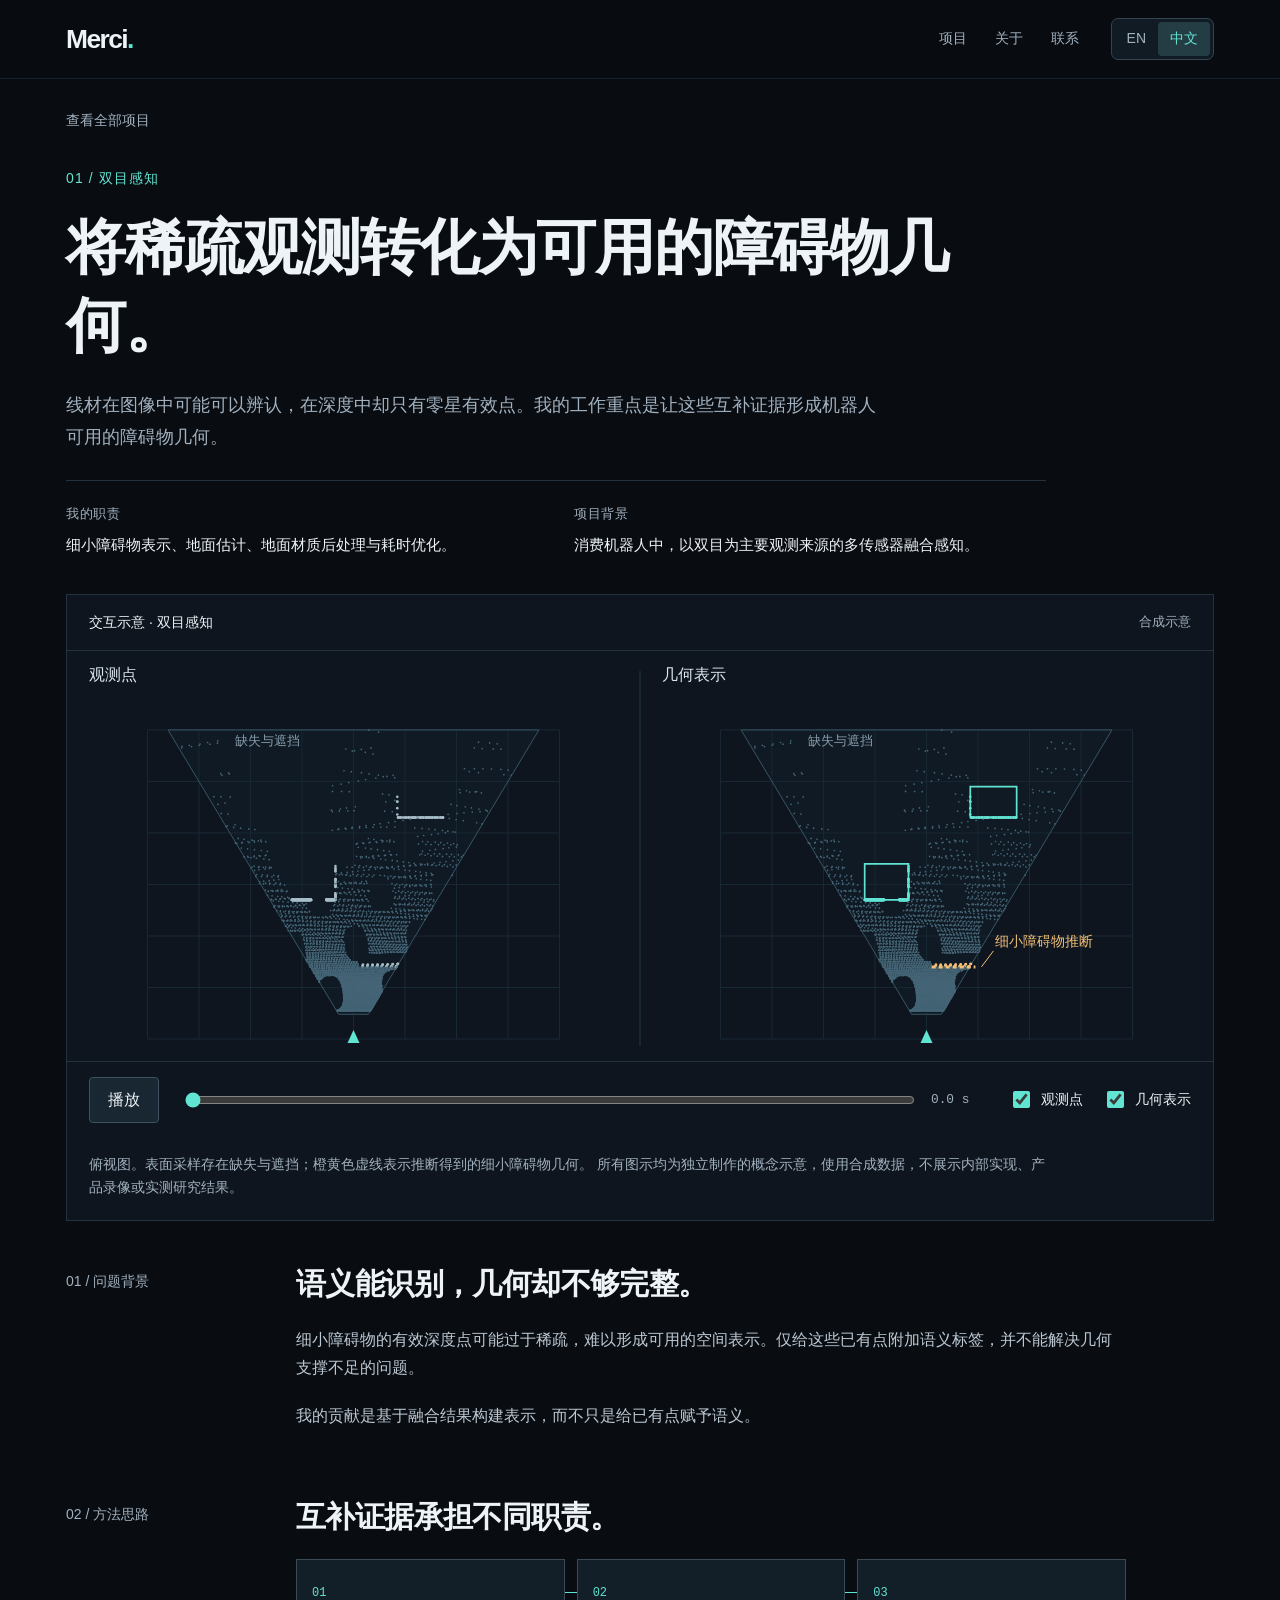
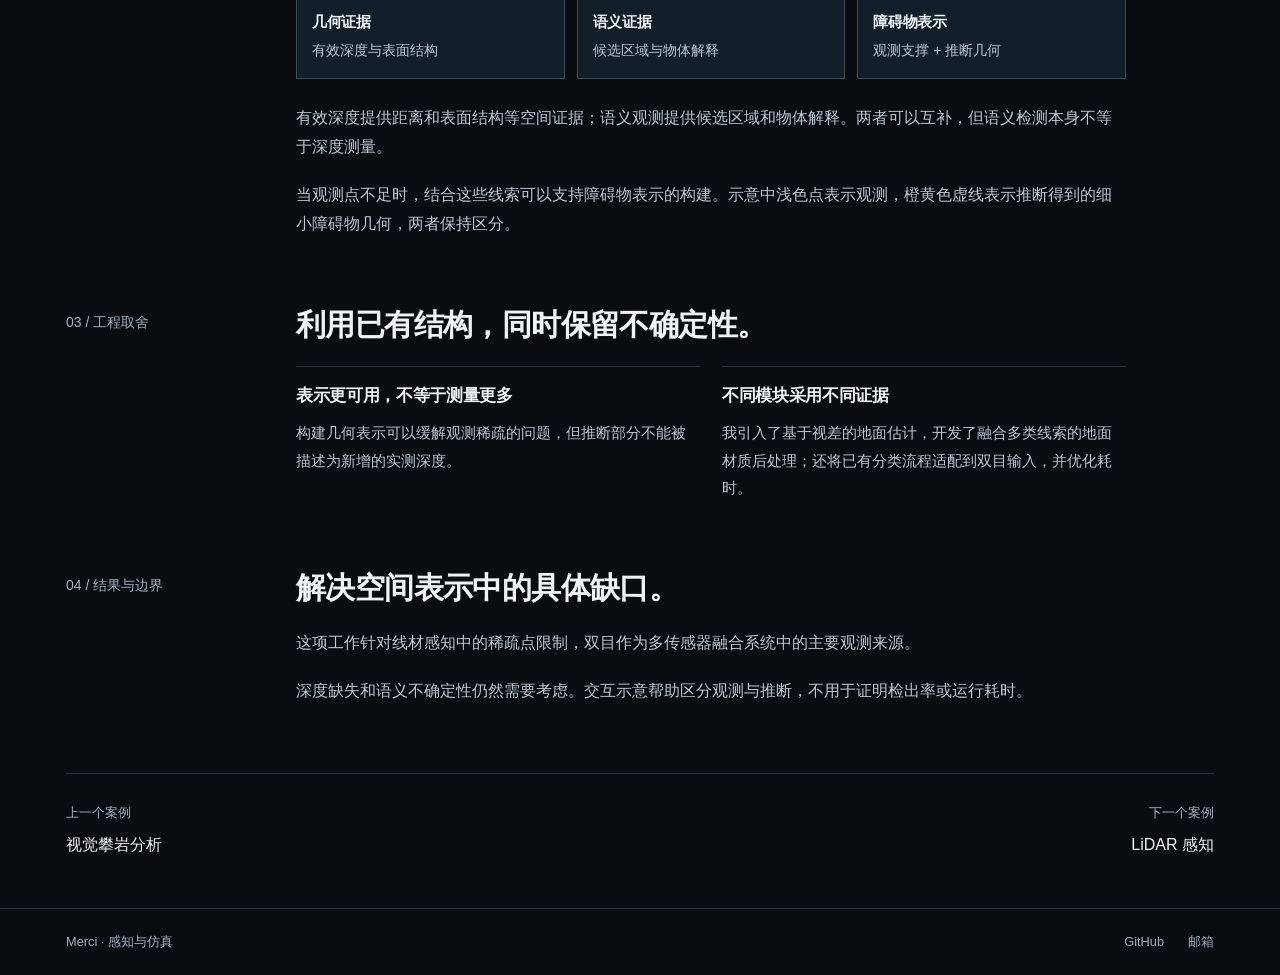
<file: website/zh/projects/stereo.html>
<!doctype html><html lang="zh-CN" data-route="zh/projects/stereo.html" data-language="zh"><head><meta charset="utf-8"><meta name="viewport" content="width=device-width,initial-scale=1"><meta name="color-scheme" content="dark"><title>双目感知 — Merci</title><meta name="description" content="结合几何与语义证据，改善细小障碍物的空间表示。"><link rel="alternate" hreflang="en" href="../../projects/stereo.html"><link rel="icon" type="image/svg+xml" href="../../assets/favicon.svg"><link rel="stylesheet" href="../../assets/style.css"><script src="../../assets/app.js" defer></script></head><body><a class="skip" href="#main">跳到正文</a><header><div class="wrap"><a class="brand" href="../index.html" aria-label="Merci">Merci<span>.</span></a><div class="header-right"><nav aria-label="主导航"><a href="../index.html#work">项目</a><a href="../index.html#about">关于</a><a href="../index.html#contact">联系</a></nav><div class="language-switch" role="group" aria-label="语言"><a href="../../projects/stereo.html" data-set-language="en" lang="en" hreflang="en" aria-label="English">EN</a><a href="stereo.html" data-set-language="zh" lang="zh-CN" hreflang="zh-CN" aria-label="简体中文" aria-current="true">中文</a></div></div></div></header><main id="main" class=""><a class="back" href="../index.html#work">查看全部项目</a><section class="case-head"><div class="eyebrow">01 / 双目感知</div><h1>将稀疏观测转化为可用的障碍物几何。</h1><p class="lead">线材在图像中可能可以辨认，在深度中却只有零星有效点。我的工作重点是让这些互补证据形成机器人可用的障碍物几何。</p><div class="case-meta"><div><span class="label">我的职责</span><p>细小障碍物表示、地面估计、地面材质后处理与耗时优化。</p></div><div><span class="label">项目背景</span><p>消费机器人中，以双目为主要观测来源的多传感器融合感知。</p></div></div></section><div class="demo" data-demo="stereo"><div class="demo-head"><span>交互示意 · 双目感知</span><span>合成示意</span></div><canvas data-scene="stereo" role="img" aria-label="俯视图。表面采样存在缺失与遮挡；橙黄色虚线表示推断得到的细小障碍物几何。"></canvas><div class="demo-controls"><button type="button" data-play>播放</button><label class="timeline"><input type="range" min="0" max="1000" value="0" data-time aria-label="示意时间"><output data-time-label>0.0 s</output></label><div class="layers" aria-label="显示图层"><label><input type="checkbox" data-layer="points" checked>观测点</label><label><input type="checkbox" data-layer="geometry" checked>几何表示</label></div></div><p class="demo-caption">俯视图。表面采样存在缺失与遮挡；橙黄色虚线表示推断得到的细小障碍物几何。 所有图示均为独立制作的概念示意，使用合成数据，不展示内部实现、产品录像或实测研究结果。</p></div><section class="story"><div class="story-index">01 / 问题背景</div><div class="story-body"><h2>语义能识别，几何却不够完整。</h2><p>细小障碍物的有效深度点可能过于稀疏，难以形成可用的空间表示。仅给这些已有点附加语义标签，并不能解决几何支撑不足的问题。</p><p>我的贡献是基于融合结果构建表示，而不只是给已有点赋予语义。</p></div></section><section class="story"><div class="story-index">02 / 方法思路</div><div class="story-body"><h2>互补证据承担不同职责。</h2><ol class="method-flow" aria-label="概念流程"><li><span class="flow-index">01</span><h3>几何证据</h3><p>有效深度与表面结构</p></li><li><span class="flow-index">02</span><h3>语义证据</h3><p>候选区域与物体解释</p></li><li><span class="flow-index">03</span><h3>障碍物表示</h3><p>观测支撑 + 推断几何</p></li></ol><p>有效深度提供距离和表面结构等空间证据；语义观测提供候选区域和物体解释。两者可以互补，但语义检测本身不等于深度测量。</p><p>当观测点不足时，结合这些线索可以支持障碍物表示的构建。示意中浅色点表示观测，橙黄色虚线表示推断得到的细小障碍物几何，两者保持区分。</p></div></section><section class="story"><div class="story-index">03 / 工程取舍</div><div class="story-body"><h2>利用已有结构，同时保留不确定性。</h2><div class="decision-grid"><div class="decision"><h3>表示更可用，不等于测量更多</h3><p>构建几何表示可以缓解观测稀疏的问题，但推断部分不能被描述为新增的实测深度。</p></div><div class="decision"><h3>不同模块采用不同证据</h3><p>我引入了基于视差的地面估计，开发了融合多类线索的地面材质后处理；还将已有分类流程适配到双目输入，并优化耗时。</p></div></div></div></section><section class="story"><div class="story-index">04 / 结果与边界</div><div class="story-body"><h2>解决空间表示中的具体缺口。</h2><p>这项工作针对线材感知中的稀疏点限制，双目作为多传感器融合系统中的主要观测来源。</p><p>深度缺失和语义不确定性仍然需要考虑。交互示意帮助区分观测与推断，不用于证明检出率或运行耗时。</p></div></section><div class="case-nav"><div><small>上一个案例</small><a href="motion.html">视觉攀岩分析</a></div><div><small>下一个案例</small><a href="lidar.html">LiDAR 感知</a></div></div></main><footer><div class="wrap"><span>Merci · 感知与仿真</span><div class="footer-links"><a href="https://github.com/hyandnn">GitHub</a><a href="mailto:haoling.yang@rwth-aachen.de">邮箱</a></div></div></footer></body></html>
</file>
<file: website/assets/style.css>
@charset "UTF-8";
:root{color-scheme:dark;--bg:#090d12;--panel:#0e151e;--line:#24313e;--text:#edf3f6;--muted:#a2b1bf;--accent:#62e4d2;--blue:#85bbff;--gold:#f3bf77;--purple:#c4aaff;--max:1220px;--sans:-apple-system,BlinkMacSystemFont,"Segoe UI",Roboto,"PingFang SC","Microsoft YaHei","Source Han Sans SC","Noto Sans SC","Noto Sans CJK SC",sans-serif;font-family:var(--sans);font-size:16px}
*{box-sizing:border-box}html{scroll-behavior:smooth;scroll-padding-top:110px}body{margin:0;background:var(--bg);color:var(--text);line-height:1.7;-webkit-font-smoothing:antialiased}a{color:inherit;text-decoration:none}button,input{font:inherit}button,a,input{touch-action:manipulation}a:focus-visible,button:focus-visible,input:focus-visible{outline:2px solid var(--accent);outline-offset:4px}::selection{background:#62e4d244}p{margin:0 0 1.2rem}h1,h2,h3{line-height:1.12;letter-spacing:-.04em;margin:0;font-weight:600}h1{font-size:clamp(3rem,5vw,4.8rem)}h2{font-size:clamp(2rem,3.5vw,2.8rem)}h3{font-size:1.5rem}main,.wrap{max-width:var(--max);margin:auto;padding-inline:36px}.mono,.index,.flow-index{font-family:"SFMono-Regular",Consolas,"Liberation Mono",var(--sans)}.eyebrow{font-size:.875rem;letter-spacing:.075em;text-transform:uppercase;color:var(--accent);margin-bottom:18px}.muted{color:var(--muted)}.skip{position:absolute;left:16px;top:-100px;padding:12px;background:var(--panel);z-index:10}.skip:focus{top:16px}canvas{display:block;width:100%}.gold{--accent:var(--gold)}.purple{--accent:var(--purple)}.blue{--accent:var(--blue)}
header{border-bottom:1px solid #24313e99;background:#090d12f2;position:sticky;top:0;z-index:5;backdrop-filter:blur(14px)}header .wrap{min-height:78px;display:flex;align-items:center;justify-content:space-between;gap:24px}.brand{font-size:1.65rem;letter-spacing:-.06em;font-weight:700}.brand span{color:var(--accent)}.header-right{display:flex;align-items:center;gap:32px}nav{display:flex;gap:28px;font-size:.875rem;color:var(--muted)}nav a:hover,footer a:hover{color:var(--accent)}.language-switch{display:inline-flex;padding:3px;border:1px solid #344452;border-radius:7px;background:#111b24;flex-shrink:0}.language-switch a{padding:5px 12px;border-radius:4px;min-height:34px;font-size:.875rem;display:flex;align-items:center;color:var(--muted)}.language-switch a[aria-current]{background:#243c43;color:var(--accent)}.language-switch a:hover{color:var(--text)}
.hero{display:grid;grid-template-columns:1.1fr 1fr;gap:40px;align-items:center;padding-block:46px 32px}.hero h1{margin-bottom:24px}.hero h1 span{color:var(--accent)}.hero .intro{color:var(--muted);font-size:1.1rem;max-width:520px}.hero-actions{display:flex;gap:24px;align-items:center;flex-wrap:wrap;margin-top:25px}.text-link{display:inline-flex;align-items:center;border-bottom:1px solid var(--accent);padding-block:7px;font-size:.95rem}.text-link:hover{color:var(--accent)}.primary-link{display:inline-flex;align-items:center;justify-content:center;background:var(--accent);color:#08211f;padding:11px 20px;min-height:46px;border-radius:4px;font-size:.95rem;font-weight:600}.primary-link:hover{background:#8beedd}.secondary-link{color:var(--muted);border-color:#455c68}.hero-visual{min-width:0;border:1px solid var(--line);background:linear-gradient(145deg,#121d28,#0a1018)}.visual-top{display:flex;justify-content:space-between;gap:16px;padding:12px 18px;border-bottom:1px solid var(--line);color:var(--muted);font-size:.8rem}.hero-visual canvas{height:280px}.visual-bottom{padding:11px 18px;border-top:1px solid var(--line);font-size:.8rem;color:var(--accent)}
.info-strip{display:flex;flex-wrap:wrap;gap:12px 28px;border-block:1px solid var(--line);padding-block:14px;margin-bottom:44px;color:var(--muted);font-size:.875rem}.info-strip span+span{border-left:1px solid #3b4d5c;padding-left:28px}.section-top{display:flex;justify-content:space-between;gap:30px;align-items:end;margin-bottom:28px}.section-top p{color:var(--muted);max-width:335px;margin:0;font-size:.95rem}.work-grid{display:grid;grid-template-columns:1fr 1fr;gap:26px}.project-card{border:1px solid var(--line);background:#0d141c;transition:border-color .2s,transform .2s;overflow:hidden;min-width:0}.project-card:hover{border-color:var(--accent);transform:translateY(-3px)}.card-view{height:240px;background:#0b121a;border-bottom:1px solid var(--line);position:relative}.card-view canvas{height:100%}.card-copy{padding:25px 28px 28px}.card-heading{display:flex;gap:16px;align-items:center;margin-bottom:16px}.index{font-size:.875rem;color:var(--accent);flex-shrink:0}.card-copy h3{font-size:1.5rem}.card-copy p{color:var(--muted);min-height:3.4rem;font-size:1rem}.card-foot{display:flex;flex-wrap:wrap;justify-content:space-between;gap:10px 20px;font-size:.8rem;color:var(--accent)}.card-foot span:last-child{color:var(--text)}.notice{color:var(--muted);font-size:.8rem;border-top:1px solid var(--line);padding-top:18px;margin-top:28px}
.about{display:grid;grid-template-columns:1fr 1.4fr;gap:64px;margin-block:70px;padding-block:42px;border-block:1px solid var(--line)}.about h2{font-size:clamp(1.9rem,3vw,2.7rem)}.about-text>p{font-size:1.05rem;color:var(--muted)}.about-text b{color:var(--text);font-weight:500}.toolkit{display:grid;grid-template-columns:repeat(3,1fr);gap:22px;margin-top:28px}.toolkit b{font-size:.875rem;font-weight:500}.toolkit p{margin-top:8px;font-size:.875rem;color:var(--muted)}.about-text>.additional{font-size:.9rem;margin-top:22px}.contact{display:flex;align-items:end;justify-content:space-between;gap:32px;margin-bottom:64px}.contact p{color:var(--muted);margin:18px 0 0}.contact a{font-size:1rem;overflow-wrap:anywhere}footer{border-top:1px solid var(--line);color:var(--muted);font-size:.8rem}footer .wrap{padding-block:22px;display:flex;gap:24px;justify-content:space-between}.footer-links{display:flex;gap:24px}
.back{display:inline-block;color:var(--muted);margin-top:30px;font-size:.875rem}.back:hover{color:var(--accent)}.case-head{padding-block:34px 36px;max-width:980px}.case-head h1{font-size:clamp(2.65rem,5vw,4.4rem);max-width:950px;margin-bottom:24px}.case-head .lead{font-size:1.15rem;color:var(--muted);max-width:820px}.case-meta{display:grid;grid-template-columns:1fr 1fr;gap:36px;border-top:1px solid var(--line);margin-top:28px;padding-top:22px;font-size:.95rem}.case-meta .label{color:var(--muted);font-size:.8rem;letter-spacing:.05em;display:block;margin-bottom:7px}.case-meta p{margin:0}.demo{border:1px solid var(--line);background:var(--panel);margin-block:0 44px;overflow:hidden}.demo-head{padding:16px 22px;display:flex;justify-content:space-between;gap:20px;border-bottom:1px solid var(--line);font-size:.875rem}.demo-head span:last-child{color:var(--muted);font-size:.8rem}.demo>canvas{height:410px}.demo-controls{display:flex;gap:24px;align-items:center;padding:15px 22px;border-top:1px solid var(--line);flex-wrap:wrap}.demo-controls button{background:#192733;color:var(--text);border:1px solid #415164;padding:8px 18px;border-radius:4px;min-height:44px;cursor:pointer}.demo-controls button:hover{border-color:var(--accent)}.timeline{display:flex;align-items:center;gap:14px;flex:1;min-width:160px}.timeline input{width:100%;accent-color:var(--accent);min-height:32px}.timeline output{font-family:Consolas,monospace;font-size:.8rem;color:var(--muted);min-width:54px}.layers{display:flex;gap:20px;flex-wrap:wrap;font-size:.875rem}.layers label{display:flex;gap:8px;align-items:center;cursor:pointer;min-height:34px}.layers input{accent-color:var(--accent);width:17px;height:17px}.demo-caption{color:var(--muted);font-size:.875rem;padding:15px 22px 20px;margin:0;max-width:1000px}.phase-grid{display:grid;grid-template-columns:repeat(3,minmax(0,1fr))}.phase{margin:0;min-width:0}.phase+.phase{border-left:1px solid var(--line)}.phase canvas{height:325px}.phase figcaption{padding:17px 20px 20px;border-top:1px solid #24313e88}.phase figcaption h3{font-size:1rem;letter-spacing:0;line-height:1.4;margin-bottom:8px}.phase figcaption p{font-size:.875rem;color:var(--muted);margin:0;line-height:1.6}
.story{display:grid;grid-template-columns:180px minmax(0,1fr);gap:50px;margin-bottom:48px}.story-index{font-size:.875rem;color:var(--muted);padding-top:5px}.story-body{max-width:830px;min-width:0}.story-body h2{font-size:1.85rem;margin-bottom:22px}.story-body p{color:#bcc8d3;line-height:1.8}.story-body b{color:var(--text);font-weight:500}.method-flow{display:flex;list-style:none;gap:12px;padding:0;margin:4px 0 25px}.method-flow li{position:relative;flex:1;min-width:0;border:1px solid #3a4b58;background:#121e28;padding:17px 15px}.method-flow li+li:before{content:"";position:absolute;left:-13px;top:32px;width:12px;height:1px;background:var(--accent)}.flow-index{font-size:.75rem;color:var(--accent)}.method-flow h3{font-size:.95rem;line-height:1.5;letter-spacing:0;margin:8px 0}.method-flow p{font-size:.875rem;line-height:1.55;margin:0}.decision-grid{display:grid;grid-template-columns:1fr 1fr;gap:22px}.decision{border-top:1px solid var(--line);padding-top:18px}.decision h3{font-size:1.05rem;line-height:1.45;letter-spacing:0;margin-bottom:12px}.decision p{font-size:.95rem}.case-nav{display:flex;justify-content:space-between;gap:24px;border-top:1px solid var(--line);padding-block:28px 50px}.case-nav a{font-size:1rem}.case-nav small{color:var(--muted);display:block;font-size:.8rem;margin-bottom:7px}.case-nav div:last-child{text-align:right}.empty-page{min-height:60vh;padding-block:80px}.empty-page .text-link{margin-top:28px}
html:lang(zh-CN) h1,html:lang(zh-CN) h2,html:lang(zh-CN) h3{letter-spacing:-.02em;line-height:1.3}html:lang(zh-CN) .eyebrow{letter-spacing:.08em}html:lang(zh-CN) .hero h1{font-size:clamp(2.8rem,4.7vw,4.1rem)}html:lang(zh-CN) .case-head h1{font-size:clamp(2.5rem,4.7vw,4rem)}
@media(max-width:980px){main,.wrap{padding-inline:24px}.hero{gap:24px}.hero h1{font-size:clamp(2.5rem,5vw,3.8rem)}.hero-visual canvas{height:260px}.header-right{gap:24px}nav{gap:24px}.about{gap:32px;grid-template-columns:1fr 1.6fr}.toolkit{grid-template-columns:1fr 1fr}.story{grid-template-columns:130px minmax(0,1fr);gap:28px}.phase canvas{height:290px}.phase figcaption{padding:15px}.contact{align-items:start;flex-direction:column}.method-flow{flex-direction:column}.method-flow li{flex-basis:auto}.method-flow li+li:before{left:30px;top:-13px;width:1px;height:12px}}
@media(max-width:760px){.phase-grid{grid-template-columns:1fr}.phase+.phase{border-left:0;border-top:1px solid var(--line)}.phase canvas{height:300px}.phase figcaption{padding:16px 20px}.phase figcaption h3{font-size:1.05rem}.demo>canvas{height:350px}.story{display:block}.story-index{margin-bottom:12px}.hero{grid-template-columns:1fr;gap:28px;padding-block:30px 24px}.hero h1{font-size:clamp(2.7rem,7vw,3.8rem)}.hero-visual canvas{height:250px}.info-strip{margin-bottom:32px}.section-top{display:block}.section-top p{margin-top:16px}.work-grid{gap:20px}.card-copy{padding:22px}.card-view{height:210px}.about{grid-template-columns:1fr;gap:24px;margin-block:50px;padding-block:30px}.story-body h2{font-size:1.7rem}.case-head h1{font-size:clamp(2.5rem,6vw,3.4rem)}html:lang(zh-CN) .hero h1{font-size:clamp(2.5rem,7vw,3.5rem)}html:lang(zh-CN) .case-head h1{font-size:clamp(2.3rem,6vw,3.2rem)}}
@media(max-width:560px){main,.wrap{padding-inline:20px}.work-grid{grid-template-columns:1fr}.card-view{height:225px}.card-copy p{min-height:0}.card-copy h3{font-size:1.45rem}.case-meta{grid-template-columns:1fr;gap:20px}.case-head{padding-block:28px}.case-head .lead{font-size:1.05rem}.demo-head{padding:15px 16px;flex-direction:column;gap:4px}.demo-controls{padding:14px 16px;gap:16px}.timeline{flex-basis:60%}.layers{gap:16px}.demo-caption{padding:14px 16px 18px}.demo{margin-bottom:34px}.decision-grid{grid-template-columns:1fr;gap:12px}.method-flow{display:flex;flex-direction:column;gap:12px}.method-flow li{flex-basis:auto;padding:15px 18px}.method-flow li+li:before{left:30px;top:-13px;width:1px;height:12px}.method-flow h3{margin:4px 0}.info-strip{gap:8px 14px;font-size:.8rem}.info-strip span+span{padding-left:14px}.toolkit{gap:18px}.contact{margin-bottom:45px}.contact a{font-size:.9rem}.case-nav a{font-size:.9rem}.case-nav{gap:20px}footer .wrap{flex-direction:column;gap:12px}.hero-actions{gap:18px}.hero .intro{font-size:1.05rem}.visual-top{font-size:.8rem}.notice{font-size:.8rem}}
@media(max-width:480px){.hero-visual{display:none}header .wrap{display:grid;grid-template-columns:1fr auto;gap:8px 16px;padding-block:10px}.header-right{display:contents}.language-switch{grid-column:2;grid-row:1}.brand{grid-column:1;grid-row:1;font-size:1.5rem}nav{grid-column:1/-1;grid-row:2;justify-content:space-between;gap:24px;font-size:.875rem}.language-switch a{min-height:32px;padding:3px 12px}.hero h1{font-size:clamp(2.3rem,9vw,3rem)}html:lang(zh-CN) .hero h1{font-size:clamp(2.2rem,9vw,2.9rem)}.hero-actions .primary-link{padding-inline:16px}.info-strip span{border:0!important;padding:0!important}.info-strip{justify-content:space-between;gap:8px;font-size:.8rem}.case-head h1{font-size:2.5rem}html:lang(zh-CN) .case-head h1{font-size:2.2rem}}
@media(prefers-reduced-motion:reduce){html{scroll-behavior:auto}.project-card{transition:none}.project-card:hover{transform:none}}
</file>
